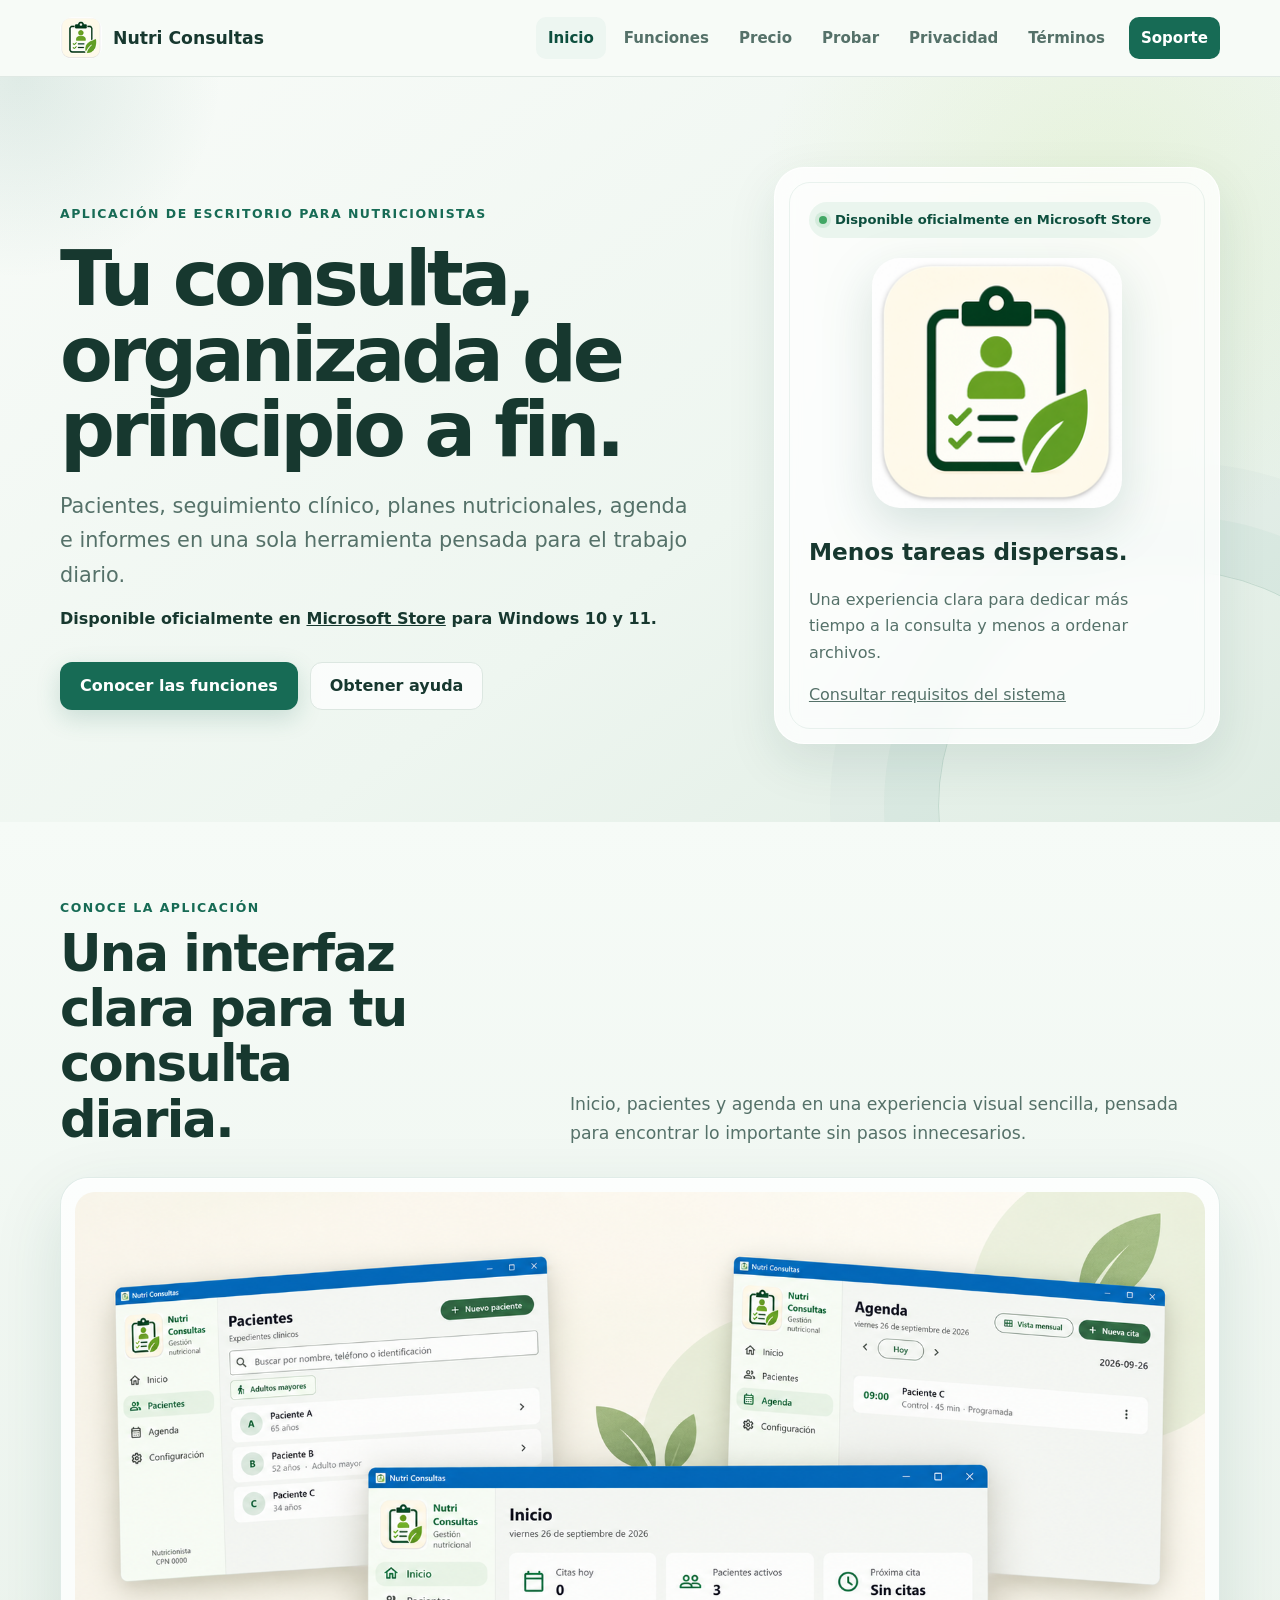
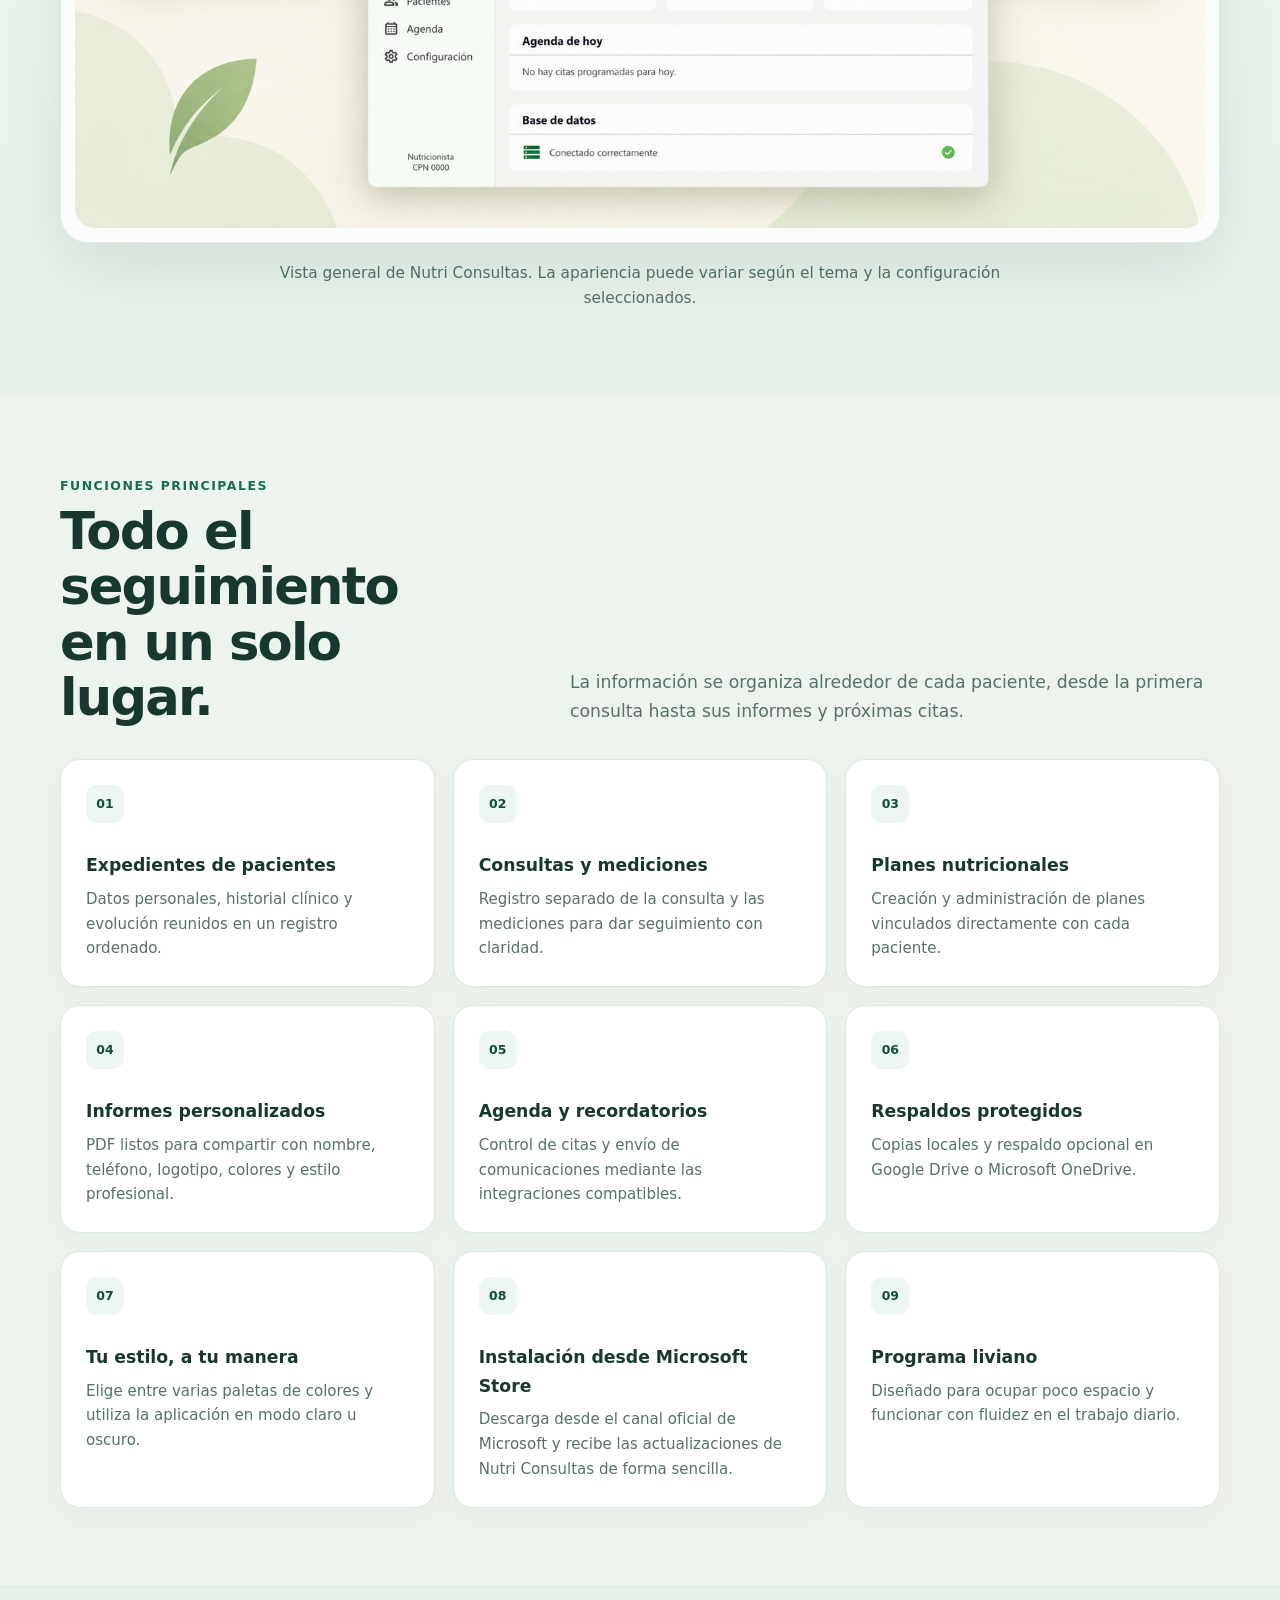
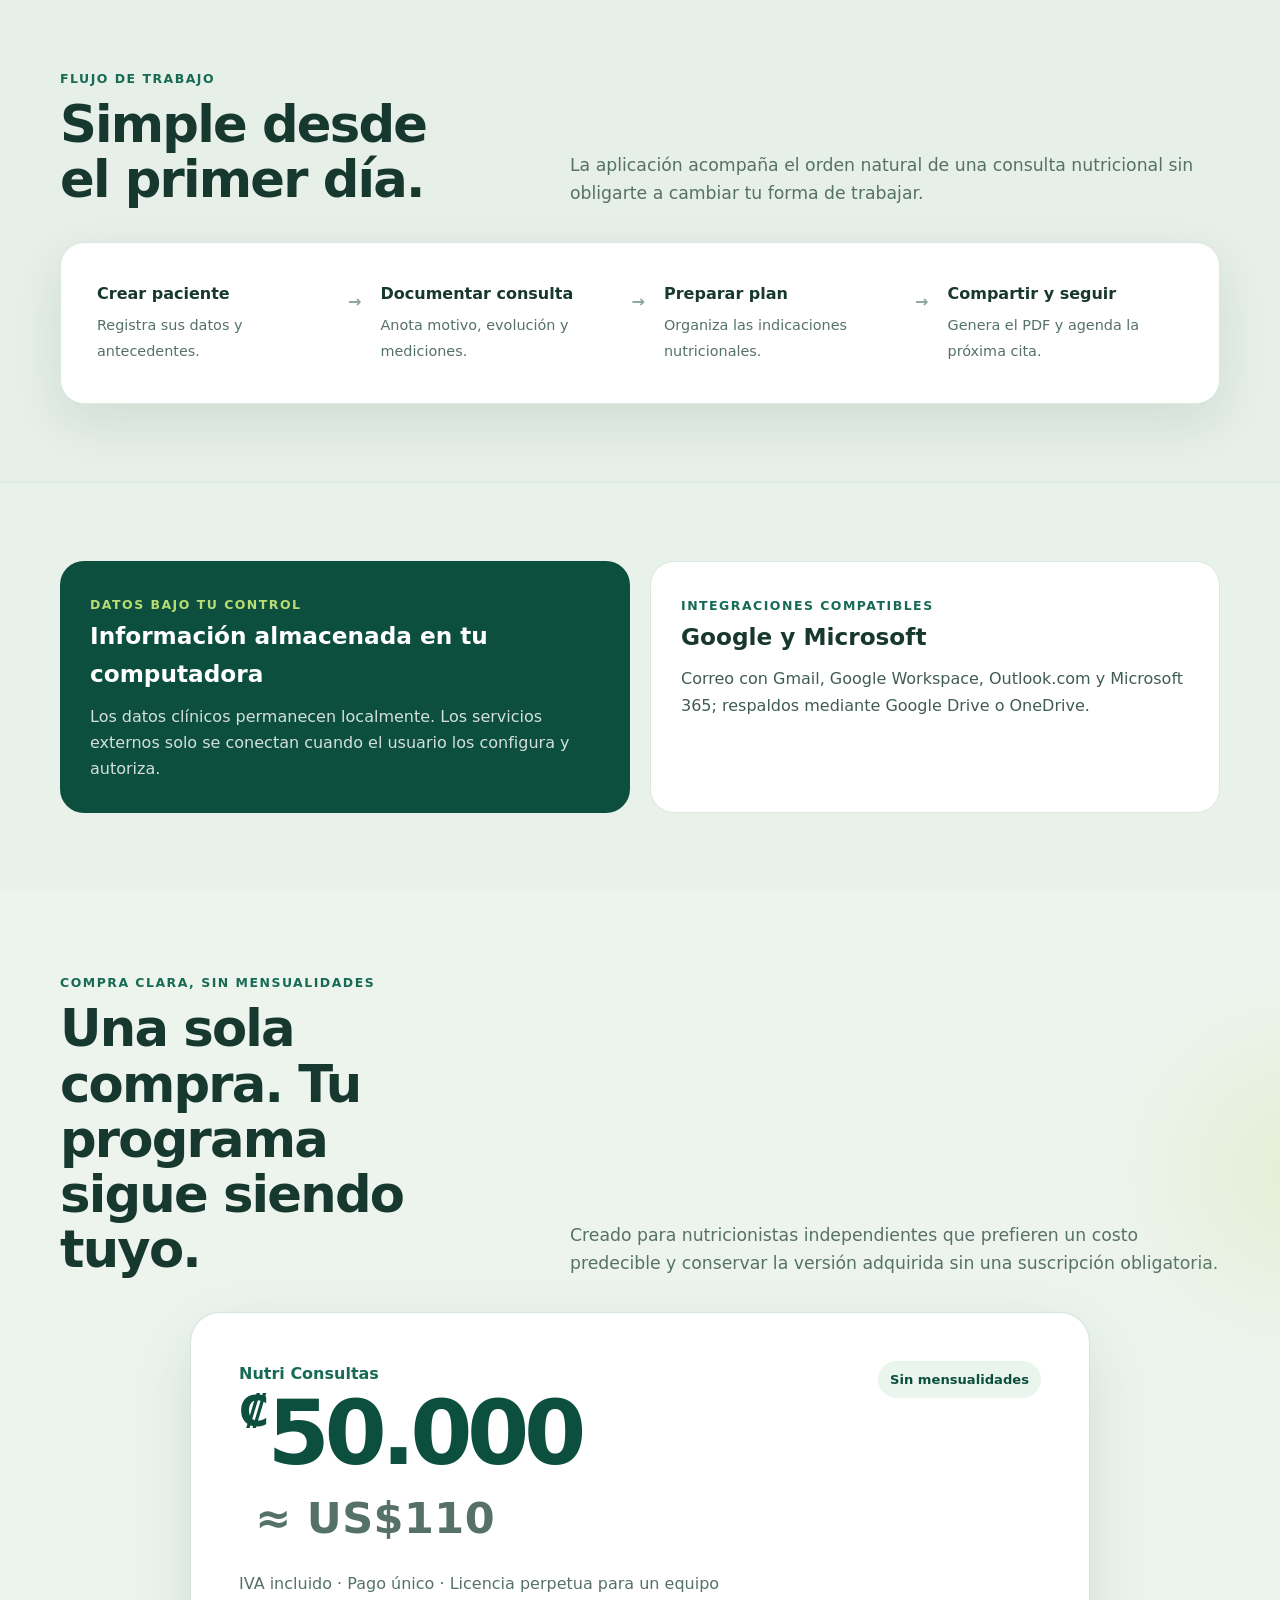
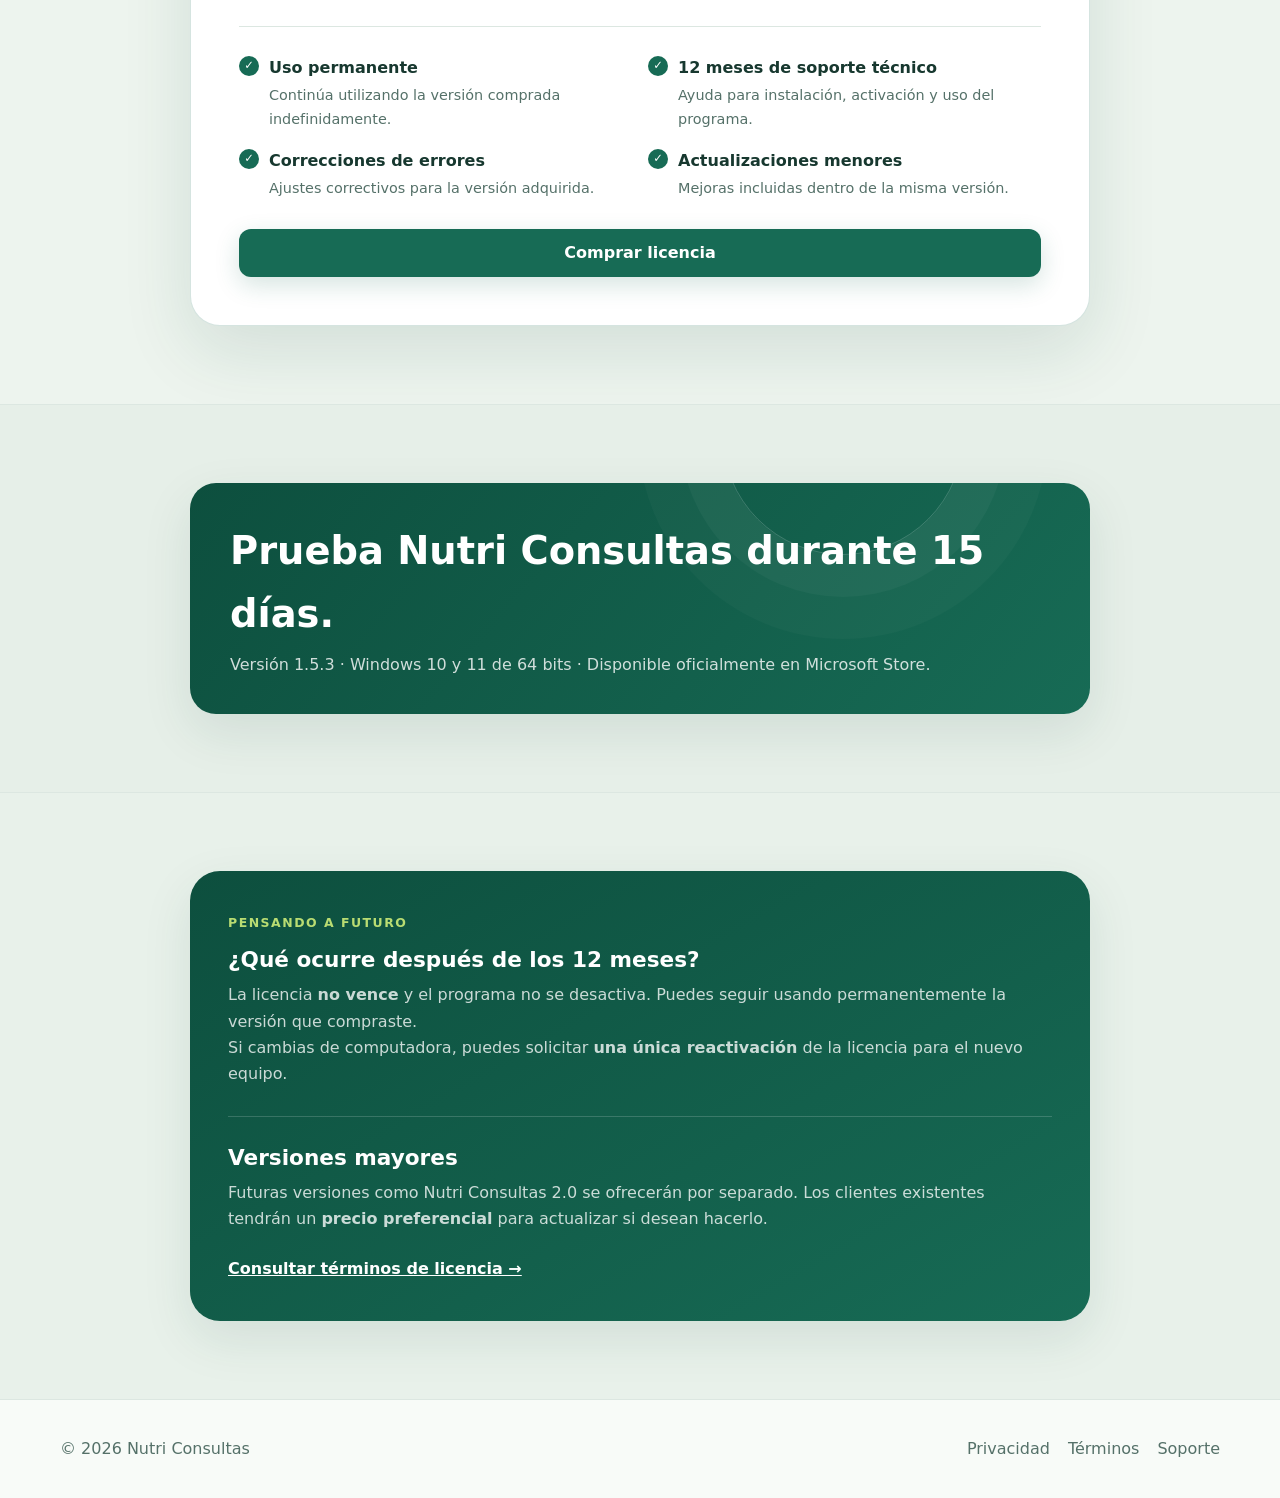
<file: index.html>
<!doctype html>
<html lang="es">
<head>
  <meta charset="utf-8">
  <meta name="viewport" content="width=device-width, initial-scale=1">
  <meta name="description" content="Nutri Consultas: aplicación de escritorio para organizar pacientes, consultas, mediciones, planes, agenda, informes y respaldos.">
  <title>Nutri Consultas — Gestión clínica clara y segura</title>
  <link rel="icon" href="assets/nutri_consultas.ico">
  <link rel="stylesheet" href="assets/styles.css">
  <style>
    body { background: #e8f1ea; }
    .site-header { background: rgba(248,251,248,.94); }
    .site-header.is-scrolled { background: rgba(248,251,248,.97); }
    .hero {
      background:
        radial-gradient(circle at 86% 18%, rgba(185,220,114,.18), transparent 27%),
        linear-gradient(145deg, #f8fbf8 0%, #eef6f0 58%, #dfece3 100%);
    }
    .interface-showcase { padding: 72px 0 82px; background: linear-gradient(180deg, #f6fbf7 0%, #e8f1ea 100%); }
    #funciones { background: #edf4ee; }
    .section-tinted { background: #e6efe8; }
    .pricing-section { background: #edf4ee; }
    .site-footer { background: #f8fbf8; }
    .interface-showcase .section-heading { margin-bottom: 30px; }
    .interface-frame { position: relative; margin: 0 auto; padding: clamp(8px, 1.1vw, 14px); border: 1px solid rgba(23,107,85,.12); border-radius: 28px; background: rgba(255,255,255,.78); box-shadow: 0 24px 70px rgba(18,70,55,.12); overflow: hidden; }
    .interface-frame::before { content: ""; position: absolute; inset: 0; pointer-events: none; border-radius: inherit; box-shadow: inset 0 1px 0 rgba(255,255,255,.8); }
    .interface-frame img { display: block; width: 100%; height: auto; border-radius: 20px; object-fit: contain; }
    .interface-carousel { display:grid; isolation:isolate; }
    .interface-carousel .interface-slide { grid-area:1/1; opacity:0; transition:opacity 950ms ease; }
    .interface-carousel .interface-slide.is-active { opacity:1; z-index:1; }
    @media(prefers-reduced-motion:reduce){ .interface-carousel .interface-slide { transition:none; } }
    .interface-note { margin: 18px auto 0; max-width: 820px; text-align: center; color: var(--ink-soft); font-size: .96rem; }
    .price-usd { display: inline-block; margin-left: 1rem; font-size: .25em; font-weight: 600; color: var(--ink-soft); white-space: nowrap; vertical-align: baseline; transform: translateY(.52em); letter-spacing: .01em; }
    .store-badge-wrap { display: flex; align-items: center; justify-content: center; flex: 0 0 auto; }
    .pricing-layout { grid-template-columns: minmax(0, 1fr); }
    .pricing-layout, .license-details-section .container, #prueba .container { max-width: 900px; margin-inline: auto; }
    ms-store-badge::part(img) { width: 210px; max-width: 100%; height: auto; }
    @media (max-width: 680px) {
      .interface-showcase { padding: 52px 0 58px; }
      .interface-showcase .section-heading { margin-bottom: 22px; }
      .interface-frame { padding: 6px; border-radius: 18px; box-shadow: 0 16px 42px rgba(18,70,55,.11); }
      .interface-frame img { border-radius: 13px; }
      .interface-note { margin-top: 14px; font-size: .9rem; }
    }
  </style>
</head>
<body>
  <header class="site-header">
    <div class="container nav">
      <a class="brand" href="index.html"><img src="assets/nutri_consultas_64x64.png" alt=""><span>Nutri Consultas</span></a>
      <nav class="nav-links" aria-label="Navegación principal">
        <a href="index.html" aria-current="page">Inicio</a><a href="#funciones">Funciones</a><a href="#precio">Precio</a><a href="#prueba">Probar</a><a href="privacidad.html">Privacidad</a><a href="terminos.html">Términos</a><a class="nav-cta" href="soporte.html">Soporte</a>
      </nav>
    </div>
  </header>

  <main>
    <section class="hero">
      <div class="container hero-grid">
        <div>
          <span class="eyebrow">Aplicación de escritorio para nutricionistas</span>
          <h1>Tu consulta, organizada de principio a fin.</h1>
          <p class="lead">Pacientes, seguimiento clínico, planes nutricionales, agenda e informes en una sola herramienta pensada para el trabajo diario.</p>
          <div class="actions"><a class="btn" href="#funciones">Conocer las funciones</a><a class="btn secondary" href="soporte.html">Obtener ayuda</a></div>
        </div>
        <aside class="product-card" aria-label="Información del producto">
          <span class="status">Disponible para Windows 10 y 11</span>
          <img src="assets/nutri_consultas_256x256.png" alt="Logo de Nutri Consultas">
          <h2>Menos tareas dispersas.</h2>
          <p class="muted">Una experiencia clara para dedicar más tiempo a la consulta y menos a ordenar archivos.</p>
          <p class="muted"><a href="soporte.html#requisitos">Consultar requisitos del sistema</a></p>
        </aside>
      </div>
    </section>

    <section class="interface-showcase" aria-labelledby="interfaz-title">
      <div class="container">
        <div class="section-heading">
          <div><span class="eyebrow">Conoce la aplicación</span><h2 id="interfaz-title">Una interfaz clara para tu consulta diaria.</h2></div>
          <p>Inicio, pacientes y agenda en una experiencia visual sencilla, pensada para encontrar lo importante sin pasos innecesarios.</p>
        </div>
        <figure class="interface-frame interface-carousel" aria-label="Vistas de Nutri Consultas en modo claro y oscuro">
          <img class="interface-slide is-active" src="assets/interfaz.png?v=1" loading="eager" decoding="async" alt="Montaje de Nutri Consultas en modo claro">
          <img class="interface-slide interface-slide-dark" src="assets/interfaz_oscura.webp" loading="lazy" decoding="async" alt="Montaje real de configuración, agenda y expediente en modo oscuro">
        </figure>
        <p class="interface-note">Vista general de Nutri Consultas. La apariencia puede variar según el tema y la configuración seleccionados.</p>
      </div>
    </section>

    <section class="section" id="funciones">
      <div class="container">
        <div class="section-heading"><div><span class="eyebrow">Funciones principales</span><h2>Todo el seguimiento en un solo lugar.</h2></div><p>La información se organiza alrededor de cada paciente, desde la primera consulta hasta sus informes y próximas citas.</p></div>
        <div class="feature-grid">
          <article class="feature"><span class="feature-number">01</span><h3>Expedientes de pacientes</h3><p>Datos personales, historial clínico y evolución reunidos en un registro ordenado.</p></article>
          <article class="feature"><span class="feature-number">02</span><h3>Consultas y mediciones</h3><p>Registro separado de la consulta y las mediciones para dar seguimiento con claridad.</p></article>
          <article class="feature"><span class="feature-number">03</span><h3>Planes nutricionales</h3><p>Creación y administración de planes vinculados directamente con cada paciente.</p></article>
          <article class="feature"><span class="feature-number">04</span><h3>Informes personalizados</h3><p>PDF listos para compartir con nombre, teléfono, logotipo, colores y estilo profesional.</p></article>
          <article class="feature"><span class="feature-number">05</span><h3>Agenda y recordatorios</h3><p>Control de citas y envío de comunicaciones mediante las integraciones compatibles.</p></article>
          <article class="feature"><span class="feature-number">06</span><h3>Respaldos protegidos</h3><p>Copias locales y respaldo opcional en Google Drive o Microsoft OneDrive.</p></article>
          <article class="feature"><span class="feature-number">07</span><h3>Tu estilo, a tu manera</h3><p>Elige entre varias paletas de colores y utiliza la aplicación en modo claro u oscuro.</p></article>
          <article class="feature"><span class="feature-number">08</span><h3>Instalación rápida</h3><p>Un proceso sencillo en Windows para comenzar a trabajar en pocos minutos.</p></article>
          <article class="feature"><span class="feature-number">09</span><h3>Programa liviano</h3><p>Diseñado para ocupar poco espacio y funcionar con fluidez en el trabajo diario.</p></article>
        </div>
      </div>
    </section>

    <section class="section section-tinted">
      <div class="container">
        <div class="section-heading"><div><span class="eyebrow">Flujo de trabajo</span><h2>Simple desde el primer día.</h2></div><p>La aplicación acompaña el orden natural de una consulta nutricional sin obligarte a cambiar tu forma de trabajar.</p></div>
        <div class="workflow"><div class="workflow-step"><strong>Crear paciente</strong><span>Registra sus datos y antecedentes.</span></div><div class="workflow-step"><strong>Documentar consulta</strong><span>Anota motivo, evolución y mediciones.</span></div><div class="workflow-step"><strong>Preparar plan</strong><span>Organiza las indicaciones nutricionales.</span></div><div class="workflow-step"><strong>Compartir y seguir</strong><span>Genera el PDF y agenda la próxima cita.</span></div></div>
      </div>
    </section>

    <section class="section">
      <div class="container trust-grid">
        <article class="trust-card primary"><span class="eyebrow" style="color:#b9dc72">Datos bajo tu control</span><h3>Información almacenada en tu computadora</h3><p>Los datos clínicos permanecen localmente. Los servicios externos solo se conectan cuando el usuario los configura y autoriza.</p></article>
        <article class="trust-card light"><span class="eyebrow">Integraciones compatibles</span><h3>Google y Microsoft</h3><p>Correo con Gmail, Google Workspace, Outlook.com y Microsoft 365; respaldos mediante Google Drive o OneDrive.</p></article>
      </div>
    </section>

    <section class="section pricing-section" id="precio">
      <div class="container">
        <div class="section-heading"><div><span class="eyebrow">Compra clara, sin mensualidades</span><h2>Una sola compra. Tu programa sigue siendo tuyo.</h2></div><p>Creado para nutricionistas independientes que prefieren un costo predecible y conservar la versión adquirida sin una suscripción obligatoria.</p></div>
        <div class="pricing-layout">
          <article class="price-card">
            <div class="price-top">
              <div><span class="price-label">Nutri Consultas</span><div class="price"><span>₡</span>50.000 <span class="price-usd">≈ US$110</span></div><p>IVA incluido · Pago único · Licencia perpetua para un equipo</p></div>
              <span class="price-badge">Sin mensualidades</span>
            </div>
            <ul class="included-list">
              <li><strong>Uso permanente</strong><span>Continúa utilizando la versión comprada indefinidamente.</span></li>
              <li><strong>12 meses de soporte técnico</strong><span>Ayuda para instalación, activación y uso del programa.</span></li>
              <li><strong>Correcciones de errores</strong><span>Ajustes correctivos para la versión adquirida.</span></li>
              <li><strong>Actualizaciones menores</strong><span>Mejoras incluidas dentro de la misma versión.</span></li>
            </ul>
            <a class="btn price-action" href="comprar.html">Comprar licencia</a>
          </article>
        </div>
      </div>
    </section>

    <section class="section section-tinted" id="prueba">
      <div class="container"><div class="cta-panel"><div><h2>Prueba Nutri Consultas durante 15 días.</h2><p>Versión 1.5.3 · Windows 10 y 11 de 64 bits · Disponible oficialmente en Microsoft Store.</p></div><div class="store-badge-wrap" style="position:relative"><ms-store-badge productid="9NNQN98VTQLT" productname="Nutri Consultas" window-mode="direct" theme="auto" aria-hidden="true"></ms-store-badge><a href="download.html" aria-label="Obtener Nutri Consultas en Microsoft Store" style="position:absolute;inset:0;z-index:2;border-radius:8px"></a></div></div></div>
    </section>

    <section class="section license-details-section" aria-label="Condiciones de licencia y futuras versiones">
      <div class="container">
          <aside class="version-card">
            <span class="eyebrow">Pensando a futuro</span>
            <h3>¿Qué ocurre después de los 12 meses?</h3>
            <p>La licencia <strong>no vence</strong> y el programa no se desactiva. Puedes seguir usando permanentemente la versión que compraste.</p><p>Si cambias de computadora, puedes solicitar <strong>una única reactivación</strong> de la licencia para el nuevo equipo.</p>
            <div class="version-divider"></div>
            <h3>Versiones mayores</h3>
            <p>Futuras versiones como Nutri Consultas 2.0 se ofrecerán por separado. Los clientes existentes tendrán un <strong>precio preferencial</strong> para actualizar si desean hacerlo.</p>
            <a href="terminos.html#actualizaciones">Consultar términos de licencia →</a>
          </aside>
      </div>
    </section>
  </main>

  <footer class="site-footer"><div class="container footer"><span>© 2026 Nutri Consultas</span><div class="footer-links"><a href="privacidad.html">Privacidad</a><a href="terminos.html">Términos</a><a href="soporte.html">Soporte</a></div></div></footer>
<script type="module" src="https://get.microsoft.com/badge/ms-store-badge.bundled.js"></script>
<script>
(() => {
  const frame = document.querySelector('.interface-carousel');
  if (!frame || window.matchMedia('(prefers-reduced-motion: reduce)').matches) return;
  const slides = [...frame.querySelectorAll('.interface-slide')];
  const darkSlide = slides[1];
  if (!darkSlide) return;
  let timer;
  let active = 0;
  const start = () => {
    if (timer || !darkSlide.naturalWidth) return;
    timer = window.setInterval(() => {
      slides[active].classList.remove('is-active');
      active = (active + 1) % slides.length;
      slides[active].classList.add('is-active');
    }, 5000);
  };
  darkSlide.addEventListener('load', start, { once:true });
  if (darkSlide.complete && darkSlide.naturalWidth) start();
  document.addEventListener('visibilitychange', () => {
    if (document.hidden) { window.clearInterval(timer); timer = null; }
    else start();
  });
})();
</script>
<script src="assets/interactions.js" defer></script><!-- Cloudflare Web Analytics --><script type="module" src="https://static.cloudflareinsights.com/beacon.min.js" data-cf-beacon='{"token":"a96ef02358274ae38fc59fee1e3bb360"}'></script><!-- End Cloudflare Web Analytics -->
</body>
</html>
</file>
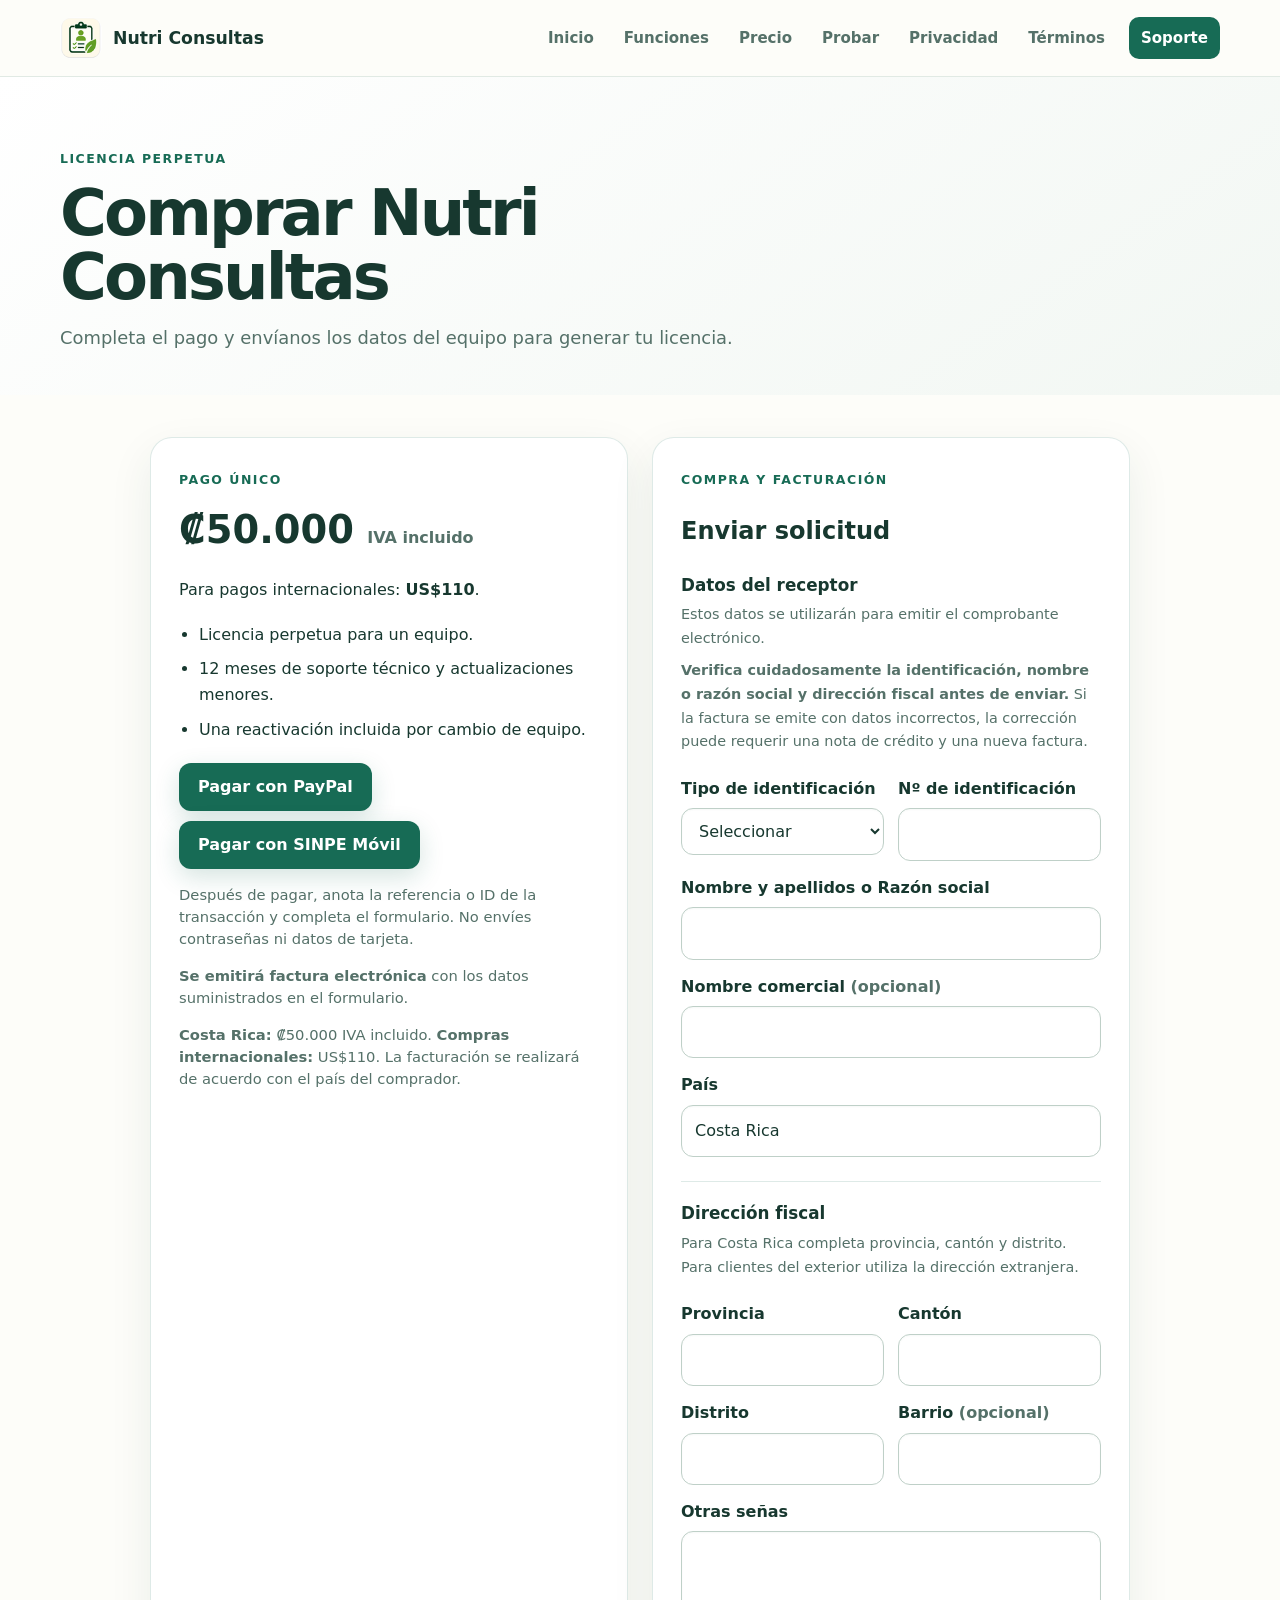
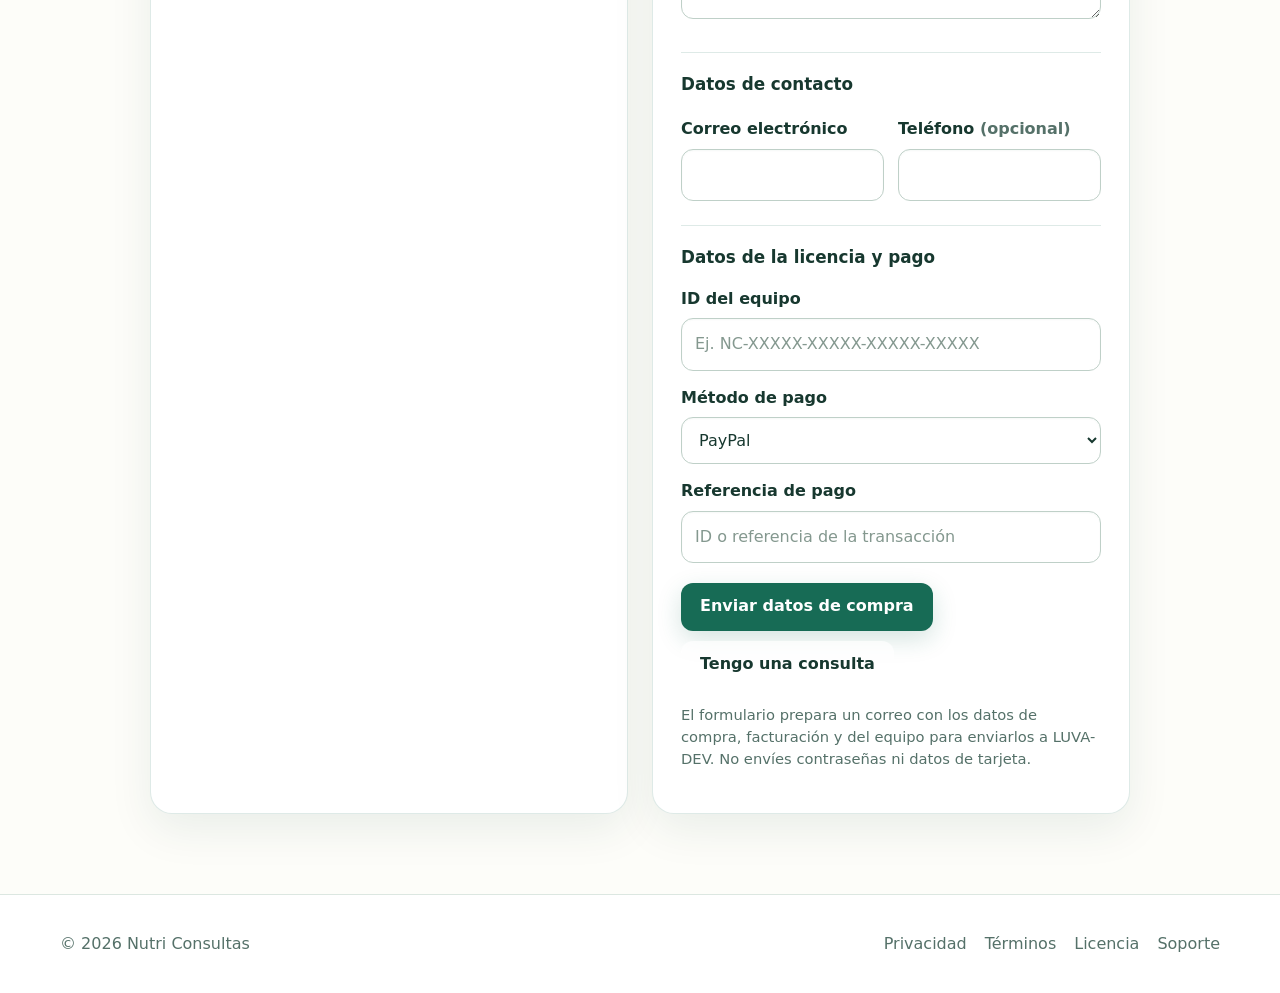
<file: comprar.html>
<!doctype html>
<html lang="es">
<head>
  <meta charset="utf-8">
  <meta name="viewport" content="width=device-width, initial-scale=1">
  <meta name="description" content="Compra una licencia perpetua de Nutri Consultas.">
  <title>Comprar licencia — Nutri Consultas</title>
  <link rel="icon" href="assets/nutri_consultas.ico">
  <link rel="stylesheet" href="assets/styles.css">
  <style>
    .purchase-wrap{max-width:980px;margin:0 auto;display:grid;grid-template-columns:1fr 1fr;gap:24px}
    .purchase-card{background:var(--surface,#fff);border:1px solid rgba(23,107,85,.14);border-radius:22px;padding:28px;box-shadow:0 16px 44px rgba(18,70,55,.08)}
    .purchase-price{font-size:2.4rem;font-weight:800;margin:.35rem 0}.purchase-price small{font-size:1rem;font-weight:600;color:var(--ink-soft)}
    .purchase-card label{display:block;font-weight:700;margin:14px 0 6px}
    .purchase-card input,.purchase-card select,.purchase-card textarea{width:100%;box-sizing:border-box;padding:12px 13px;border:1px solid #bfd0c8;border-radius:12px;background:#ffffff;color:var(--ink);font:inherit;outline:none;box-shadow:inset 0 1px 2px rgba(18,70,55,.04);transition:border-color .18s ease,background .18s ease,box-shadow .18s ease}
    .purchase-card input::placeholder,.purchase-card textarea::placeholder{color:#84988f}
    .purchase-card select{color-scheme:light;background-color:#fff}
    .purchase-card select option{background:#ffffff;color:#17382f}
    .purchase-card select option:checked{background:#dcefe7;color:#0d4f3e}
    .purchase-card input:hover,.purchase-card select:hover,.purchase-card textarea:hover{border-color:#8eb4a5;background:#fbfefd}
    .purchase-card input:focus,.purchase-card select:focus,.purchase-card textarea:focus{border-color:#39a77f;background:#fff;box-shadow:0 0 0 3px rgba(57,167,127,.14)}
    .purchase-card textarea{min-height:88px;resize:vertical}
    @media(prefers-color-scheme:dark){
      .purchase-card input,.purchase-card select,.purchase-card textarea{border-color:rgba(255,255,255,.22);background:rgba(255,255,255,.055);color:#f5f7f8;box-shadow:inset 0 1px 0 rgba(255,255,255,.025)}
      .purchase-card input::placeholder,.purchase-card textarea::placeholder{color:rgba(255,255,255,.44)}
      .purchase-card select{color-scheme:dark;background-color:rgba(255,255,255,.055)}
      .purchase-card select option{background:#172923;color:#f5f7f8}
      .purchase-card select option:checked{background:#245c4d;color:#fff}
      .purchase-card input:hover,.purchase-card select:hover,.purchase-card textarea:hover{border-color:rgba(255,255,255,.34);background:rgba(255,255,255,.07)}
      .purchase-card input:focus,.purchase-card select:focus,.purchase-card textarea:focus{border-color:rgba(117,214,181,.9);background:rgba(255,255,255,.085);box-shadow:0 0 0 3px rgba(117,214,181,.14)}
    }
    .form-grid{display:grid;grid-template-columns:1fr 1fr;gap:0 14px}
    .form-grid .full{grid-column:1/-1}
    .form-section{margin:24px 0 4px;padding-top:18px;border-top:1px solid rgba(23,107,85,.14)}
    .form-section h3{margin:0 0 4px;font-size:1.05rem}
    .form-section p{margin:0 0 8px;color:var(--ink-soft);font-size:.9rem}
    .foreign-fields[hidden],.cr-fields[hidden]{display:none}
    .purchase-actions{display:flex;gap:10px;flex-wrap:wrap;margin-top:20px}.purchase-actions .btn{border:0;cursor:pointer;font-family:inherit;font-size:1rem;font-weight:780;line-height:1.3;appearance:none;-webkit-appearance:none}
    .purchase-note{font-size:.92rem;color:var(--ink-soft);line-height:1.5}
    .sinpe-dialog{width:min(440px,calc(100vw - 32px));max-height:calc(100dvh - 32px);overflow:auto;box-sizing:border-box;padding:28px;border:1px solid rgba(23,107,85,.22);border-radius:22px;background:var(--surface,#fff);color:var(--ink);box-shadow:0 24px 90px rgba(0,0,0,.3)}
    .sinpe-dialog::backdrop{background:rgba(5,20,16,.72)}
    .sinpe-dialog h2{margin:0 0 12px}.sinpe-dialog .sinpe-number{font-size:2rem;font-weight:800;letter-spacing:.02em;margin:12px 0 4px}
    .sinpe-dialog .sinpe-holder{font-weight:650;margin-bottom:14px}
    .sinpe-dialog .purchase-actions{justify-content:flex-start}.sinpe-dialog button{cursor:pointer}
    .sinpe-copy-status{min-height:1.5em;font-size:.88rem;color:var(--ink-soft)}
    @media(prefers-color-scheme:dark){.sinpe-dialog{background:#1b2621;color:#f4f7f5}}
    .steps{margin:18px 0 0;padding-left:20px}.steps li{margin:8px 0}
    @media(max-width:780px){.purchase-wrap{grid-template-columns:1fr}.purchase-card{padding:22px}}
  </style>
</head>
<body>
<header class="site-header"><div class="container nav"><a class="brand" href="index.html"><img src="assets/nutri_consultas_64x64.png" alt=""><span>Nutri Consultas</span></a><nav class="nav-links" aria-label="Navegación principal"><a href="index.html">Inicio</a><a href="index.html#funciones">Funciones</a><a href="index.html#precio">Precio</a><a href="index.html#prueba">Probar</a><a href="privacidad.html">Privacidad</a><a href="terminos.html">Términos</a><a class="nav-cta" href="soporte.html">Soporte</a></nav></div></header>
<main>
<section class="page-hero"><div class="container"><span class="eyebrow">Licencia perpetua</span><h1>Comprar Nutri Consultas</h1><p>Completa el pago y envíanos los datos del equipo para generar tu licencia.</p></div></section>
<section class="page-content"><div class="container purchase-wrap">
  <article class="purchase-card">
    <span class="eyebrow">Pago único</span>
    <div class="purchase-price">₡50.000 <small>IVA incluido</small></div>
    <p>Para pagos internacionales: <strong>US$110</strong>.</p>
    <ul class="steps">
      <li>Licencia perpetua para un equipo.</li>
      <li>12 meses de soporte técnico y actualizaciones menores.</li>
      <li>Una reactivación incluida por cambio de equipo.</li>
    </ul>
    <div class="purchase-actions">
      <a class="btn" href="https://paypal.me/luvadev" target="_blank" rel="noopener noreferrer">Pagar con PayPal</a>
      <button class="btn" type="button" id="openSinpe">Pagar con SINPE Móvil</button>
    </div>
    <p class="purchase-note">Después de pagar, anota la referencia o ID de la transacción y completa el formulario. No envíes contraseñas ni datos de tarjeta.</p>
    <p class="purchase-note"><strong>Se emitirá factura electrónica</strong> con los datos suministrados en el formulario.</p>
    <p class="purchase-note"><strong>Costa Rica:</strong> ₡50.000 IVA incluido. <strong>Compras internacionales:</strong> US$110. La facturación se realizará de acuerdo con el país del comprador.</p>
  </article>

  <article class="purchase-card">
    <span class="eyebrow">Compra y facturación</span>
    <h2>Enviar solicitud</h2>
    <form id="purchaseForm">
      <div class="form-section" style="margin-top:8px;padding-top:0;border-top:0">
        <h3>Datos del receptor</h3>
        <p>Estos datos se utilizarán para emitir el comprobante electrónico.</p>
        <p><strong>Verifica cuidadosamente la identificación, nombre o razón social y dirección fiscal antes de enviar.</strong> Si la factura se emite con datos incorrectos, la corrección puede requerir una nota de crédito y una nueva factura.</p>
      </div>

      <div class="form-grid">
        <div>
          <label for="idType">Tipo de identificación</label>
          <select id="idType" name="idType" required>
            <option value="">Seleccionar</option>
            <option>Cédula física</option>
            <option>Cédula jurídica</option>
            <option>DIMEX</option>
            <option>NITE</option>
            <option>Identificación extranjera</option>
          </select>
        </div>
        <div>
          <label for="identification">Nº de identificación</label>
          <input id="identification" name="identification" required autocomplete="off">
        </div>

        <div class="full">
          <label for="name">Nombre y apellidos o Razón social</label>
          <input id="name" name="name" required autocomplete="name">
        </div>

        <div class="full">
          <label for="commercialName">Nombre comercial <span class="muted">(opcional)</span></label>
          <input id="commercialName" name="commercialName">
        </div>

        <div class="full">
          <label for="country">País</label>
          <input id="country" name="country" required autocomplete="country-name" value="Costa Rica">
        </div>
      </div>

      <div class="form-section">
        <h3>Dirección fiscal</h3>
        <p>Para Costa Rica completa provincia, cantón y distrito. Para clientes del exterior utiliza la dirección extranjera.</p>
      </div>

      <div class="cr-fields" id="crFields">
        <div class="form-grid">
          <div>
            <label for="province">Provincia</label>
            <input id="province" name="province" autocomplete="address-level1">
          </div>
          <div>
            <label for="canton">Cantón</label>
            <input id="canton" name="canton" autocomplete="address-level2">
          </div>
          <div>
            <label for="district">Distrito</label>
            <input id="district" name="district" autocomplete="address-level3">
          </div>
          <div>
            <label for="neighborhood">Barrio <span class="muted">(opcional)</span></label>
            <input id="neighborhood" name="neighborhood">
          </div>
          <div class="full">
            <label for="address">Otras señas</label>
            <textarea id="address" name="address" autocomplete="street-address"></textarea>
          </div>
        </div>
      </div>

      <div class="foreign-fields" id="foreignFields" hidden>
        <label for="foreignAddress">Otras señas extranjeras</label>
        <textarea id="foreignAddress" name="foreignAddress" placeholder="Dirección completa en el país del comprador"></textarea>
      </div>

      <div class="form-section">
        <h3>Datos de contacto</h3>
      </div>

      <div class="form-grid">
        <div>
          <label for="email">Correo electrónico</label>
          <input id="email" name="email" type="email" required autocomplete="email">
        </div>
        <div>
          <label for="phone">Teléfono <span class="muted">(opcional)</span></label>
          <input id="phone" name="phone" type="tel" autocomplete="tel">
        </div>
      </div>

      <div class="form-section">
        <h3>Datos de la licencia y pago</h3>
      </div>

      <label for="machine">ID del equipo</label>
      <input id="machine" name="machine" required placeholder="Ej. NC-XXXXX-XXXXX-XXXXX-XXXXX">

      <label for="method">Método de pago</label>
      <select id="method" name="method">
        <option>PayPal</option>
        <option>SINPE Móvil</option>
        <option>Otro / coordinar pago</option>
      </select>

      <label for="transaction">Referencia de pago</label>
      <input id="transaction" name="transaction" placeholder="ID o referencia de la transacción">

      <div class="purchase-actions">
        <button class="btn" type="submit">Enviar datos de compra</button>
        <a class="btn secondary" href="mailto:luva104.dev@outlook.com?subject=Consulta%20sobre%20licencia%20Nutri%20Consultas">Tengo una consulta</a>
      </div>
    </form>
    <p class="purchase-note">El formulario prepara un correo con los datos de compra, facturación y del equipo para enviarlos a LUVA-DEV. No envíes contraseñas ni datos de tarjeta.</p>
  </article>
</div></section>
</main>
<dialog id="sinpeDialog" class="sinpe-dialog" aria-labelledby="sinpeTitle">
  <h2 id="sinpeTitle">Pagar con SINPE Móvil</h2>
  <p class="purchase-note">Realiza la transferencia desde la aplicación de tu banco con estos datos:</p>
  <div class="sinpe-number">8927-6956</div>
  <div class="sinpe-holder">Luis Guillermo Vargas Matarrita</div>
  <p><strong>Monto: ₡50.000</strong> (IVA incluido)</p>
  <div class="purchase-actions">
    <button class="btn" type="button" id="copySinpe">Copiar número</button>
    <button class="btn secondary" type="button" id="closeSinpe">Cerrar</button>
  </div>
  <div class="sinpe-copy-status" id="sinpeCopyStatus" role="status" aria-live="polite"></div>
  <p class="purchase-note">Después de pagar, completa el formulario de compra e indica la referencia de la transferencia. La licencia se emite una vez confirmado el pago.</p>
</dialog>
<footer class="site-footer"><div class="container footer"><span>© 2026 Nutri Consultas</span><div class="footer-links"><a href="privacidad.html">Privacidad</a><a href="terminos.html">Términos</a><a href="licencia.html">Licencia</a><a href="soporte.html">Soporte</a></div></div></footer>
<script>
const sinpeDialog = document.getElementById('sinpeDialog');
document.getElementById('openSinpe').addEventListener('click', () => {
  document.getElementById('method').value = 'SINPE Móvil';
  document.getElementById('sinpeCopyStatus').textContent = '';
  sinpeDialog.showModal();
});
document.getElementById('closeSinpe').addEventListener('click', () => sinpeDialog.close());
sinpeDialog.addEventListener('click', e => {
  if (e.target === sinpeDialog) sinpeDialog.close();
});
document.getElementById('copySinpe').addEventListener('click', async () => {
  const status = document.getElementById('sinpeCopyStatus');
  try {
    await navigator.clipboard.writeText('89276956');
    status.textContent = 'Número copiado.';
  } catch {
    status.textContent = 'No se pudo copiar automáticamente. Puedes seleccionar el número mostrado.';
  }
});
const countryInput = document.getElementById('country');
const crFields = document.getElementById('crFields');
const foreignFields = document.getElementById('foreignFields');

function updateAddressFields(){
  const country = countryInput.value.trim().toLowerCase();
  const isCR = country === 'costa rica' || country === 'cr';
  crFields.hidden = !isCR;
  foreignFields.hidden = isCR;

  ['province','canton','district','address'].forEach(id => {
    document.getElementById(id).required = isCR;
  });
  document.getElementById('foreignAddress').required = !isCR;
}
countryInput.addEventListener('input', updateAddressFields);
countryInput.addEventListener('change', updateAddressFields);
updateAddressFields();

document.getElementById('purchaseForm').addEventListener('submit', function(e){
  e.preventDefault();
  const v = id => document.getElementById(id).value.trim();
  const country = v('country');
  const isCR = country.toLowerCase() === 'costa rica' || country.toLowerCase() === 'cr';
  const subject = 'Compra de licencia - Nutri Consultas';
  const body = [
    'Solicitud de licencia Nutri Consultas',
    '',
    '--- DATOS DE FACTURACIÓN ---',
    'Tipo de identificación: ' + v('idType'),
    'Nº de identificación: ' + v('identification'),
    'Nombre / Razón social: ' + v('name'),
    'Nombre comercial: ' + (v('commercialName') || 'No indicado'),
    'País: ' + country,
    '',
    '--- DIRECCIÓN FISCAL ---',
    isCR ? 'Provincia: ' + v('province') : 'Dirección extranjera: ' + v('foreignAddress'),
    isCR ? 'Cantón: ' + v('canton') : '',
    isCR ? 'Distrito: ' + v('district') : '',
    isCR ? 'Barrio: ' + (v('neighborhood') || 'No indicado') : '',
    isCR ? 'Otras señas: ' + v('address') : '',
    '',
    '--- CONTACTO ---',
    'Correo: ' + v('email'),
    'Teléfono: ' + (v('phone') || 'No indicado'),
    '',
    '--- LICENCIA Y PAGO ---',
    'ID del equipo: ' + v('machine'),
    'Método de pago: ' + v('method'),
    'Referencia de pago: ' + (v('transaction') || 'No indicada'),
    '',
    'Precio: ₡50.000 IVA incluido / US$110 internacional'
  ].filter(Boolean).join('\n');
  window.location.href = 'mailto:luva104.dev@outlook.com?subject=' + encodeURIComponent(subject) + '&body=' + encodeURIComponent(body);
});
</script>
<script src="assets/interactions.js" defer></script>
<!-- Cloudflare Web Analytics --><script type="module" src="https://static.cloudflareinsights.com/beacon.min.js" data-cf-beacon='{"token":"a96ef02358274ae38fc59fee1e3bb360"}'></script><!-- End Cloudflare Web Analytics -->
</body></html>
</file>
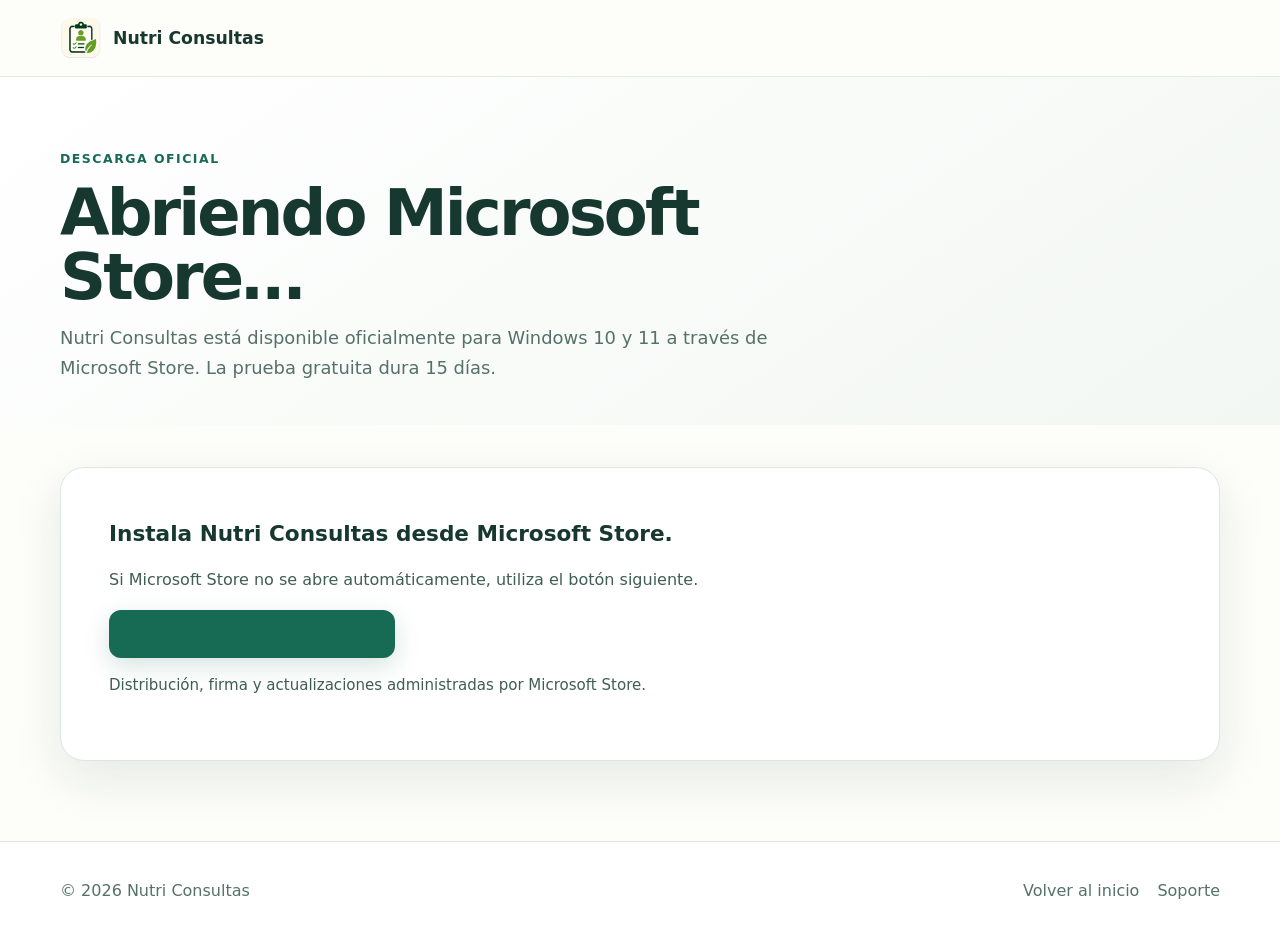
<file: download.html>
<!doctype html>
<html lang="es">
<head>
  <meta charset="utf-8">
  <meta name="viewport" content="width=device-width, initial-scale=1">
  <meta name="robots" content="noindex, nofollow">
  <meta name="description" content="Nutri Consultas para Windows, disponible oficialmente en Microsoft Store.">
  <title>Nutri Consultas — Microsoft Store</title>
  <link rel="icon" href="assets/nutri_consultas.ico">
  <link rel="stylesheet" href="assets/styles.css">
  <link rel="stylesheet" href="assets/dark-mode.css">
</head>
<body>
  <header class="site-header">
    <div class="container nav">
      <a class="brand" href="index.html"><img src="assets/nutri_consultas_64x64.png" alt=""><span>Nutri Consultas</span></a>
    </div>
  </header>
  <main>
    <section class="page-hero">
      <div class="container">
        <span class="eyebrow">Descarga oficial</span>
        <h1>Abriendo Microsoft Store…</h1>
        <p>Nutri Consultas está disponible oficialmente para Windows 10 y 11 a través de Microsoft Store. La prueba gratuita dura 15 días.</p>
      </div>
    </section>
    <section class="page-content">
      <div class="container">
        <article class="article">
          <h2>Instala Nutri Consultas desde Microsoft Store.</h2>
          <p>Si Microsoft Store no se abre automáticamente, utiliza el botón siguiente.</p>
          <a class="btn" href="https://apps.microsoft.com/detail/9NNQN98VTQLT?hl=neutral&gl=CR&ocid=pdpshare">Obtener en Microsoft Store</a>
          <p class="small">Distribución, firma y actualizaciones administradas por Microsoft Store.</p>
        </article>
      </div>
    </section>
  </main>
  <footer class="site-footer"><div class="container footer"><span>© 2026 Nutri Consultas</span><div class="footer-links"><a href="index.html">Volver al inicio</a><a href="soporte.html">Soporte</a></div></div></footer>
  <!-- Cloudflare Web Analytics --><script type="module" src="https://static.cloudflareinsights.com/beacon.min.js" data-cf-beacon='{"token":"a96ef02358274ae38fc59fee1e3bb360"}'></script><!-- End Cloudflare Web Analytics -->
  <script>
    window.setTimeout(() => {
      window.location.replace("https://apps.microsoft.com/detail/9NNQN98VTQLT?hl=neutral&gl=CR&ocid=pdpshare");
    }, 1600);
  </script>
</body>
</html>
</file>
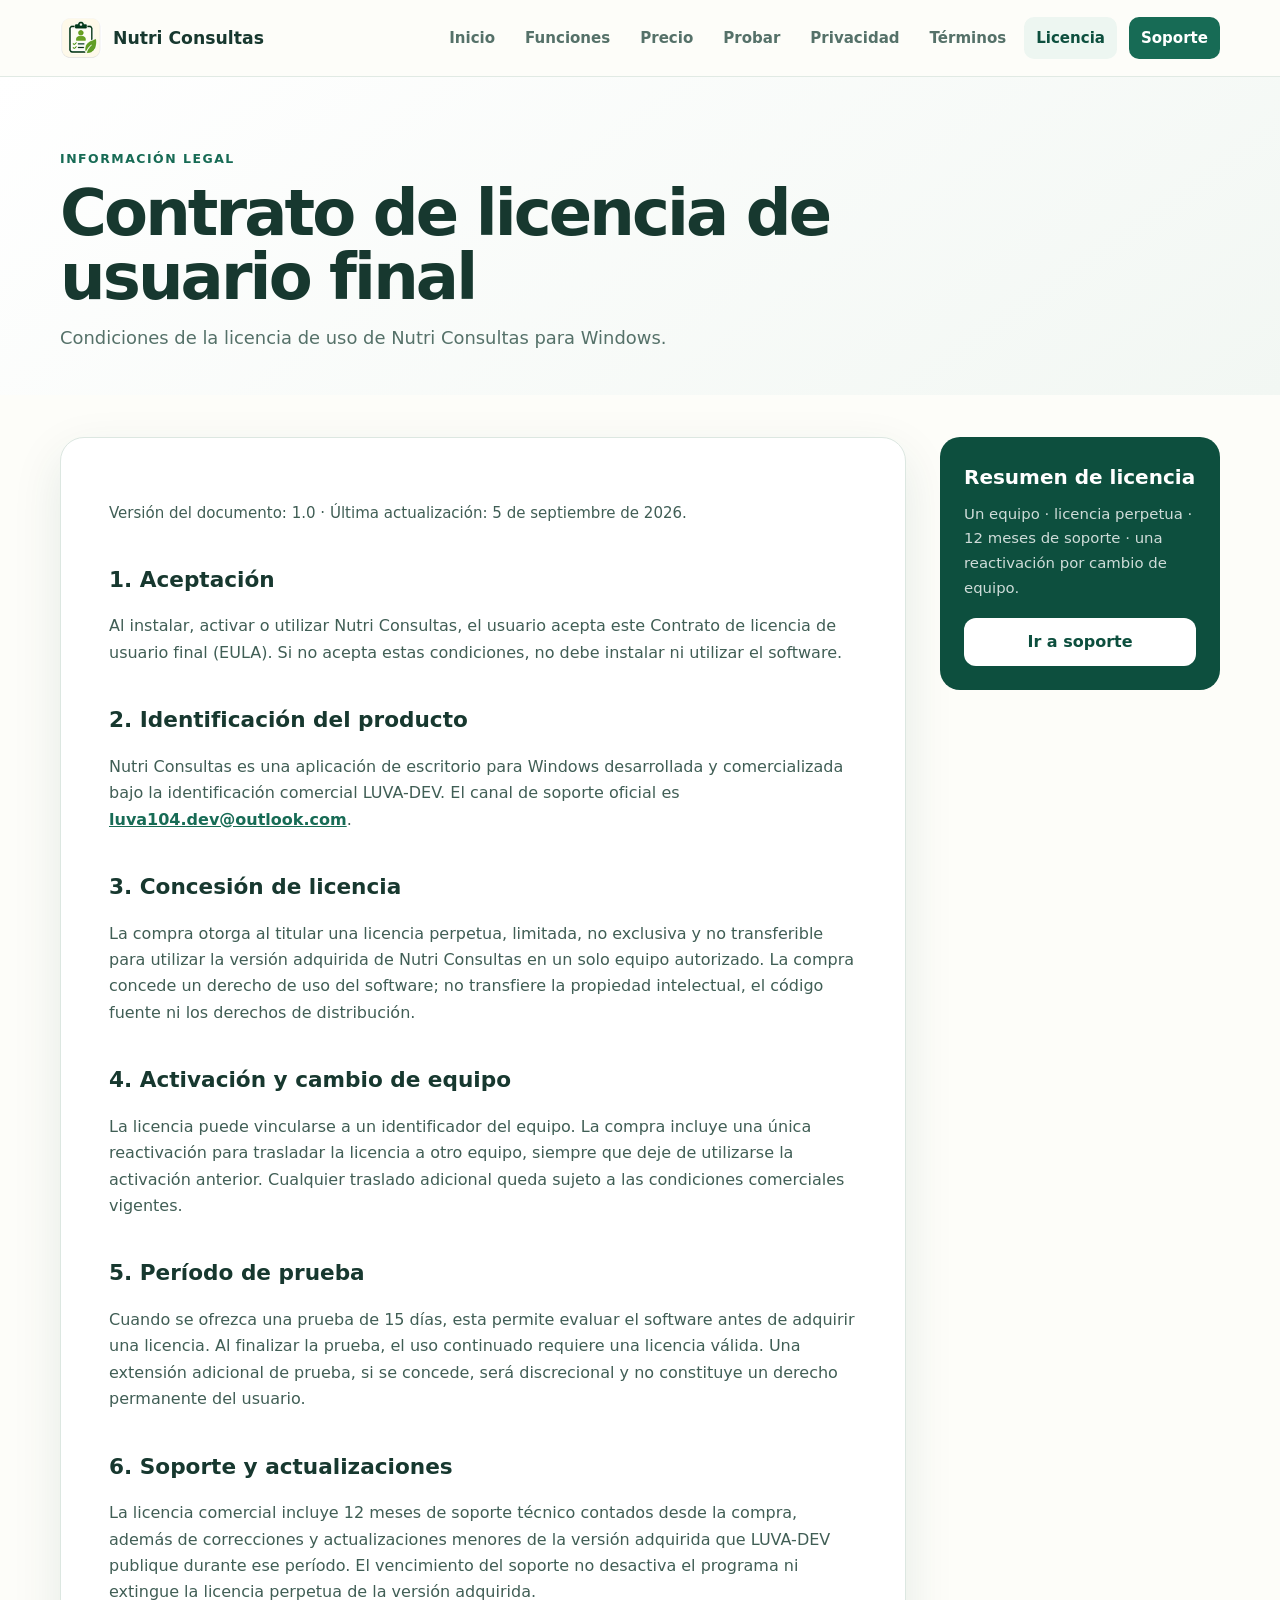
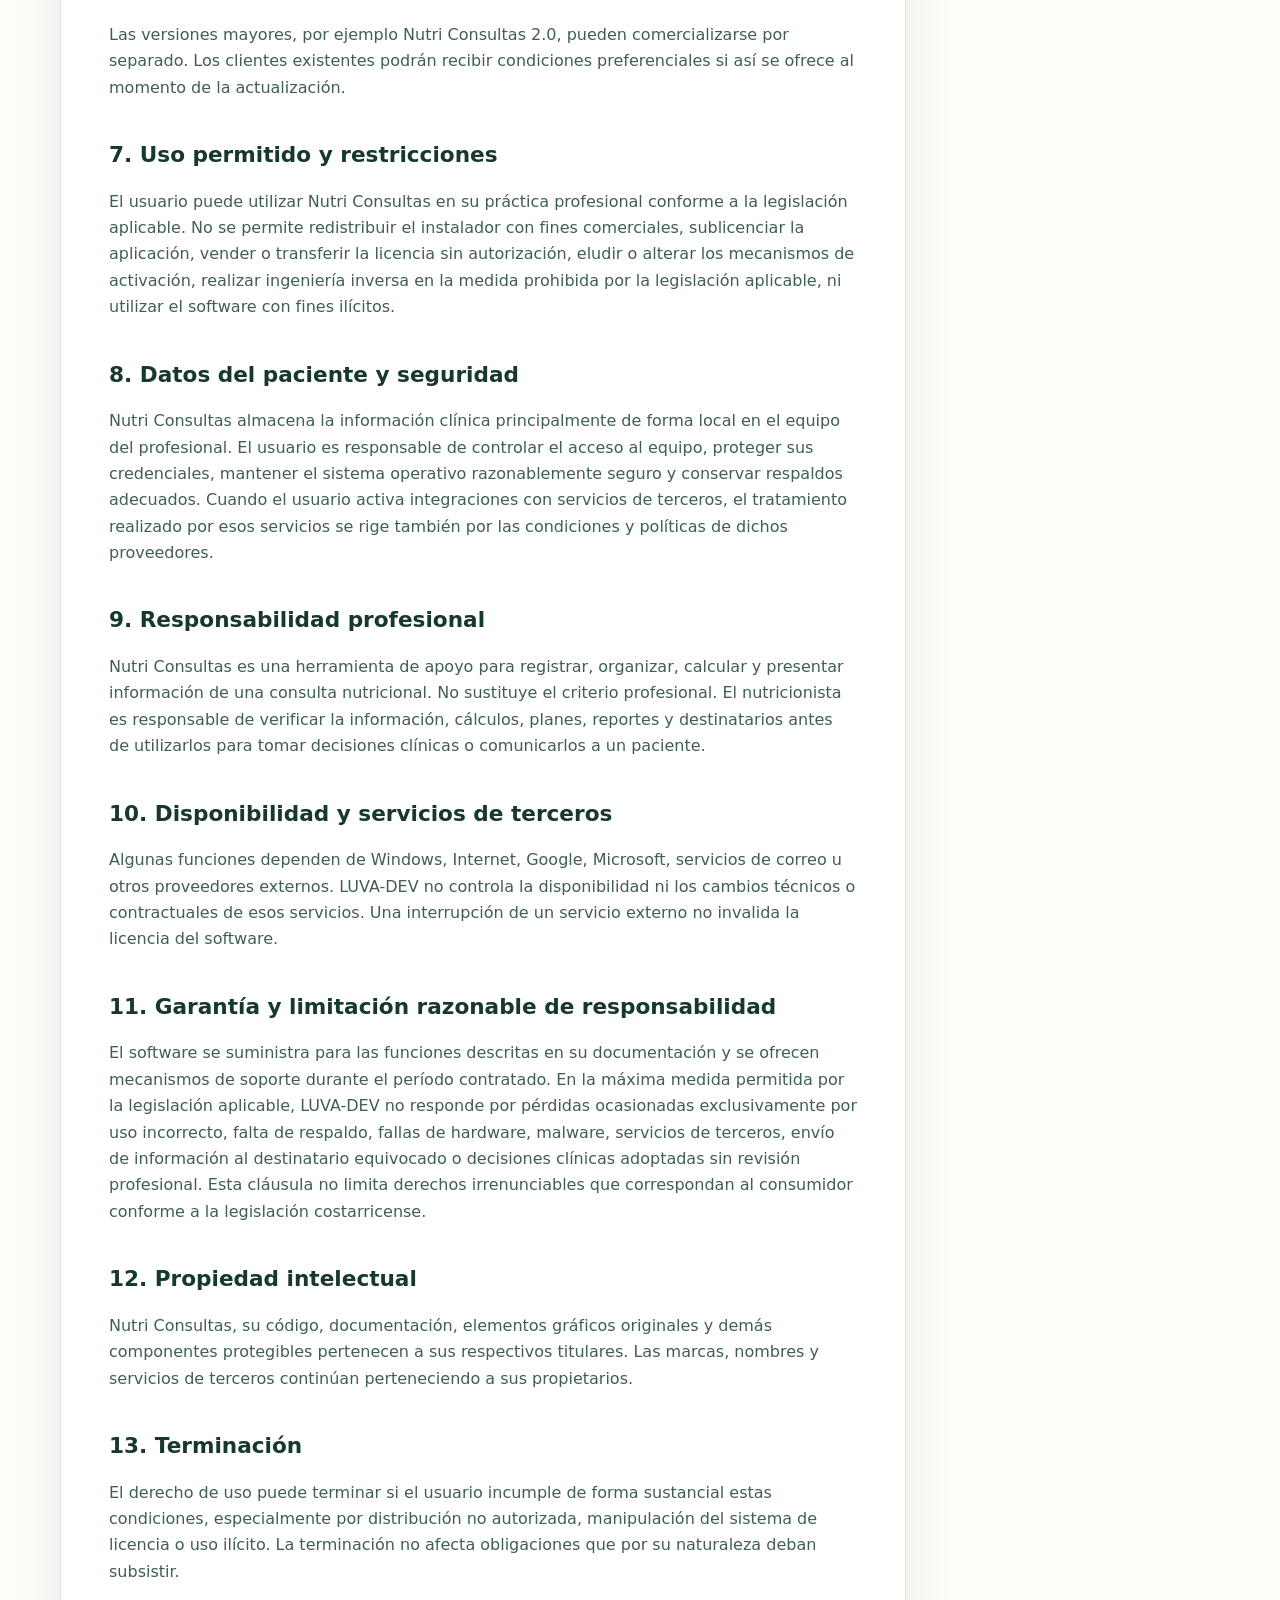
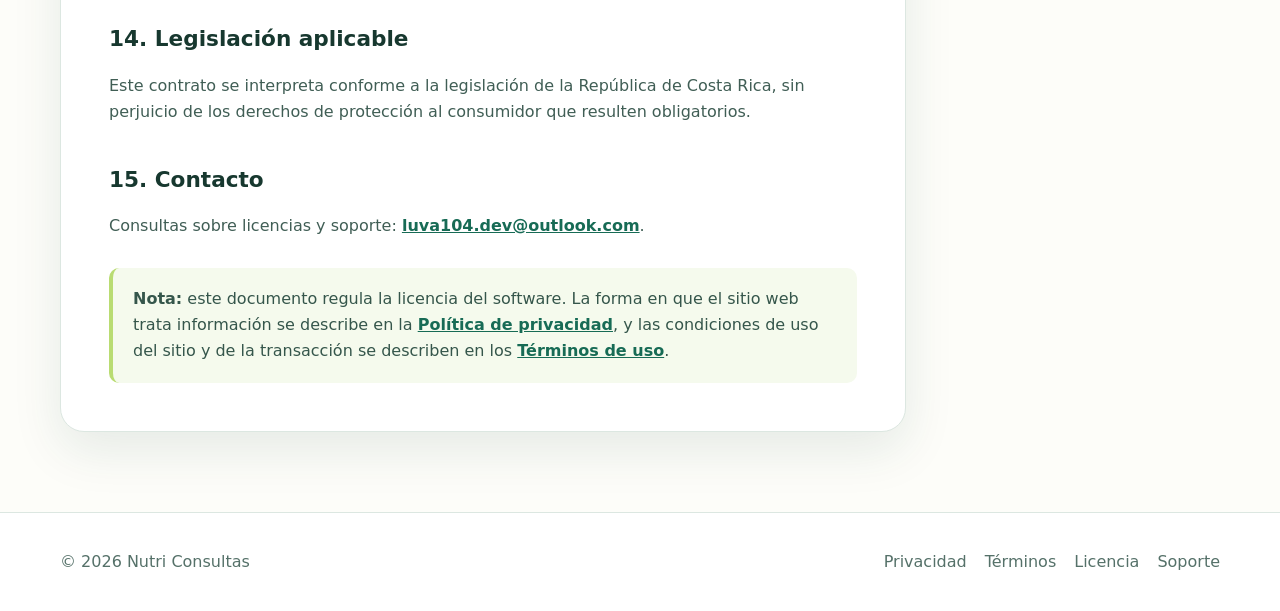
<file: licencia.html>
<!doctype html><html lang="es"><head><meta charset="utf-8"><meta name="viewport" content="width=device-width, initial-scale=1"><meta name="description" content="Contrato de licencia de usuario final de Nutri Consultas."><title>Licencia de uso — Nutri Consultas</title><link rel="icon" href="assets/nutri_consultas.ico"><link rel="stylesheet" href="assets/styles.css"></head><body>
<header class="site-header"><div class="container nav"><a class="brand" href="index.html"><img src="assets/nutri_consultas_64x64.png" alt=""><span>Nutri Consultas</span></a><nav class="nav-links" aria-label="Navegación principal"><a href="index.html">Inicio</a><a href="index.html#funciones">Funciones</a><a href="index.html#precio">Precio</a><a href="index.html#prueba">Probar</a><a href="privacidad.html">Privacidad</a><a href="terminos.html">Términos</a><a href="licencia.html" aria-current="page">Licencia</a><a class="nav-cta" href="soporte.html">Soporte</a></nav></div></header>
<main><section class="page-hero"><div class="container"><span class="eyebrow">Información legal</span><h1>Contrato de licencia de usuario final</h1><p>Condiciones de la licencia de uso de Nutri Consultas para Windows.</p></div></section><section class="page-content"><div class="container content-layout"><article class="article"><p class="small">Versión del documento: 1.0 · Última actualización: 5 de septiembre de 2026.</p>
<h2>1. Aceptación</h2><p>Al instalar, activar o utilizar Nutri Consultas, el usuario acepta este Contrato de licencia de usuario final (EULA). Si no acepta estas condiciones, no debe instalar ni utilizar el software.</p>
<h2>2. Identificación del producto</h2><p>Nutri Consultas es una aplicación de escritorio para Windows desarrollada y comercializada bajo la identificación comercial LUVA-DEV. El canal de soporte oficial es <a href="mailto:luva104.dev@outlook.com">luva104.dev@outlook.com</a>.</p>
<h2>3. Concesión de licencia</h2><p>La compra otorga al titular una licencia perpetua, limitada, no exclusiva y no transferible para utilizar la versión adquirida de Nutri Consultas en un solo equipo autorizado. La compra concede un derecho de uso del software; no transfiere la propiedad intelectual, el código fuente ni los derechos de distribución.</p>
<h2>4. Activación y cambio de equipo</h2><p>La licencia puede vincularse a un identificador del equipo. La compra incluye una única reactivación para trasladar la licencia a otro equipo, siempre que deje de utilizarse la activación anterior. Cualquier traslado adicional queda sujeto a las condiciones comerciales vigentes.</p>
<h2>5. Período de prueba</h2><p>Cuando se ofrezca una prueba de 15 días, esta permite evaluar el software antes de adquirir una licencia. Al finalizar la prueba, el uso continuado requiere una licencia válida. Una extensión adicional de prueba, si se concede, será discrecional y no constituye un derecho permanente del usuario.</p>
<h2>6. Soporte y actualizaciones</h2><p>La licencia comercial incluye 12 meses de soporte técnico contados desde la compra, además de correcciones y actualizaciones menores de la versión adquirida que LUVA-DEV publique durante ese período. El vencimiento del soporte no desactiva el programa ni extingue la licencia perpetua de la versión adquirida.</p><p>Las versiones mayores, por ejemplo Nutri Consultas 2.0, pueden comercializarse por separado. Los clientes existentes podrán recibir condiciones preferenciales si así se ofrece al momento de la actualización.</p>
<h2>7. Uso permitido y restricciones</h2><p>El usuario puede utilizar Nutri Consultas en su práctica profesional conforme a la legislación aplicable. No se permite redistribuir el instalador con fines comerciales, sublicenciar la aplicación, vender o transferir la licencia sin autorización, eludir o alterar los mecanismos de activación, realizar ingeniería inversa en la medida prohibida por la legislación aplicable, ni utilizar el software con fines ilícitos.</p>
<h2>8. Datos del paciente y seguridad</h2><p>Nutri Consultas almacena la información clínica principalmente de forma local en el equipo del profesional. El usuario es responsable de controlar el acceso al equipo, proteger sus credenciales, mantener el sistema operativo razonablemente seguro y conservar respaldos adecuados. Cuando el usuario activa integraciones con servicios de terceros, el tratamiento realizado por esos servicios se rige también por las condiciones y políticas de dichos proveedores.</p>
<h2>9. Responsabilidad profesional</h2><p>Nutri Consultas es una herramienta de apoyo para registrar, organizar, calcular y presentar información de una consulta nutricional. No sustituye el criterio profesional. El nutricionista es responsable de verificar la información, cálculos, planes, reportes y destinatarios antes de utilizarlos para tomar decisiones clínicas o comunicarlos a un paciente.</p>
<h2>10. Disponibilidad y servicios de terceros</h2><p>Algunas funciones dependen de Windows, Internet, Google, Microsoft, servicios de correo u otros proveedores externos. LUVA-DEV no controla la disponibilidad ni los cambios técnicos o contractuales de esos servicios. Una interrupción de un servicio externo no invalida la licencia del software.</p>
<h2>11. Garantía y limitación razonable de responsabilidad</h2><p>El software se suministra para las funciones descritas en su documentación y se ofrecen mecanismos de soporte durante el período contratado. En la máxima medida permitida por la legislación aplicable, LUVA-DEV no responde por pérdidas ocasionadas exclusivamente por uso incorrecto, falta de respaldo, fallas de hardware, malware, servicios de terceros, envío de información al destinatario equivocado o decisiones clínicas adoptadas sin revisión profesional. Esta cláusula no limita derechos irrenunciables que correspondan al consumidor conforme a la legislación costarricense.</p>
<h2>12. Propiedad intelectual</h2><p>Nutri Consultas, su código, documentación, elementos gráficos originales y demás componentes protegibles pertenecen a sus respectivos titulares. Las marcas, nombres y servicios de terceros continúan perteneciendo a sus propietarios.</p>
<h2>13. Terminación</h2><p>El derecho de uso puede terminar si el usuario incumple de forma sustancial estas condiciones, especialmente por distribución no autorizada, manipulación del sistema de licencia o uso ilícito. La terminación no afecta obligaciones que por su naturaleza deban subsistir.</p>
<h2>14. Legislación aplicable</h2><p>Este contrato se interpreta conforme a la legislación de la República de Costa Rica, sin perjuicio de los derechos de protección al consumidor que resulten obligatorios.</p>
<h2>15. Contacto</h2><p>Consultas sobre licencias y soporte: <a href="mailto:luva104.dev@outlook.com">luva104.dev@outlook.com</a>.</p>
<div class="notice"><strong>Nota:</strong> este documento regula la licencia del software. La forma en que el sitio web trata información se describe en la <a href="privacidad.html">Política de privacidad</a>, y las condiciones de uso del sitio y de la transacción se describen en los <a href="terminos.html">Términos de uso</a>.</div></article><aside class="side-card"><h2>Resumen de licencia</h2><p>Un equipo · licencia perpetua · 12 meses de soporte · una reactivación por cambio de equipo.</p><a class="btn" href="soporte.html">Ir a soporte</a></aside></div></section></main>
<footer class="site-footer"><div class="container footer"><span>© 2026 Nutri Consultas</span><div class="footer-links"><a href="privacidad.html">Privacidad</a><a href="terminos.html">Términos</a><a href="licencia.html">Licencia</a><a href="soporte.html">Soporte</a></div></div></footer><script src="assets/interactions.js" defer></script><!-- Cloudflare Web Analytics --><script type="module" src="https://static.cloudflareinsights.com/beacon.min.js" data-cf-beacon='{"token":"a96ef02358274ae38fc59fee1e3bb360"}'></script><!-- End Cloudflare Web Analytics -->
</body></html>
</file>
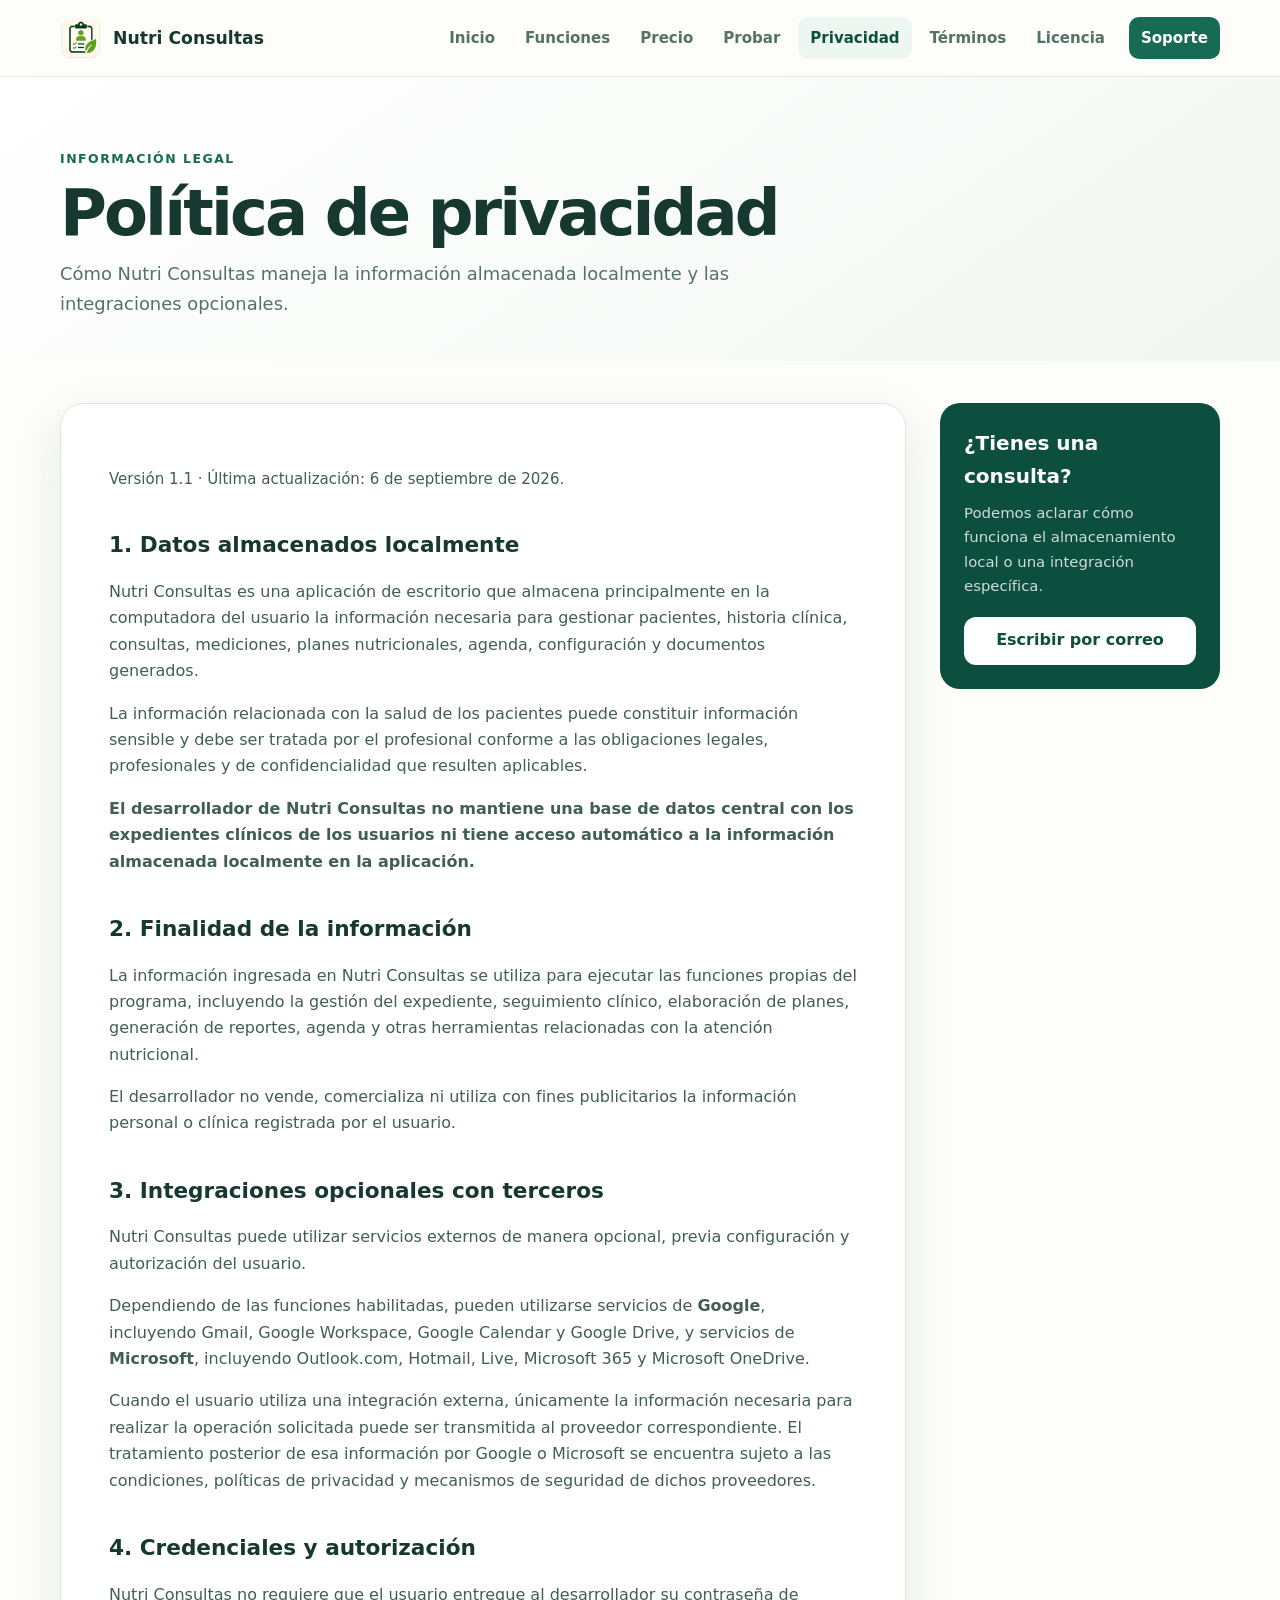
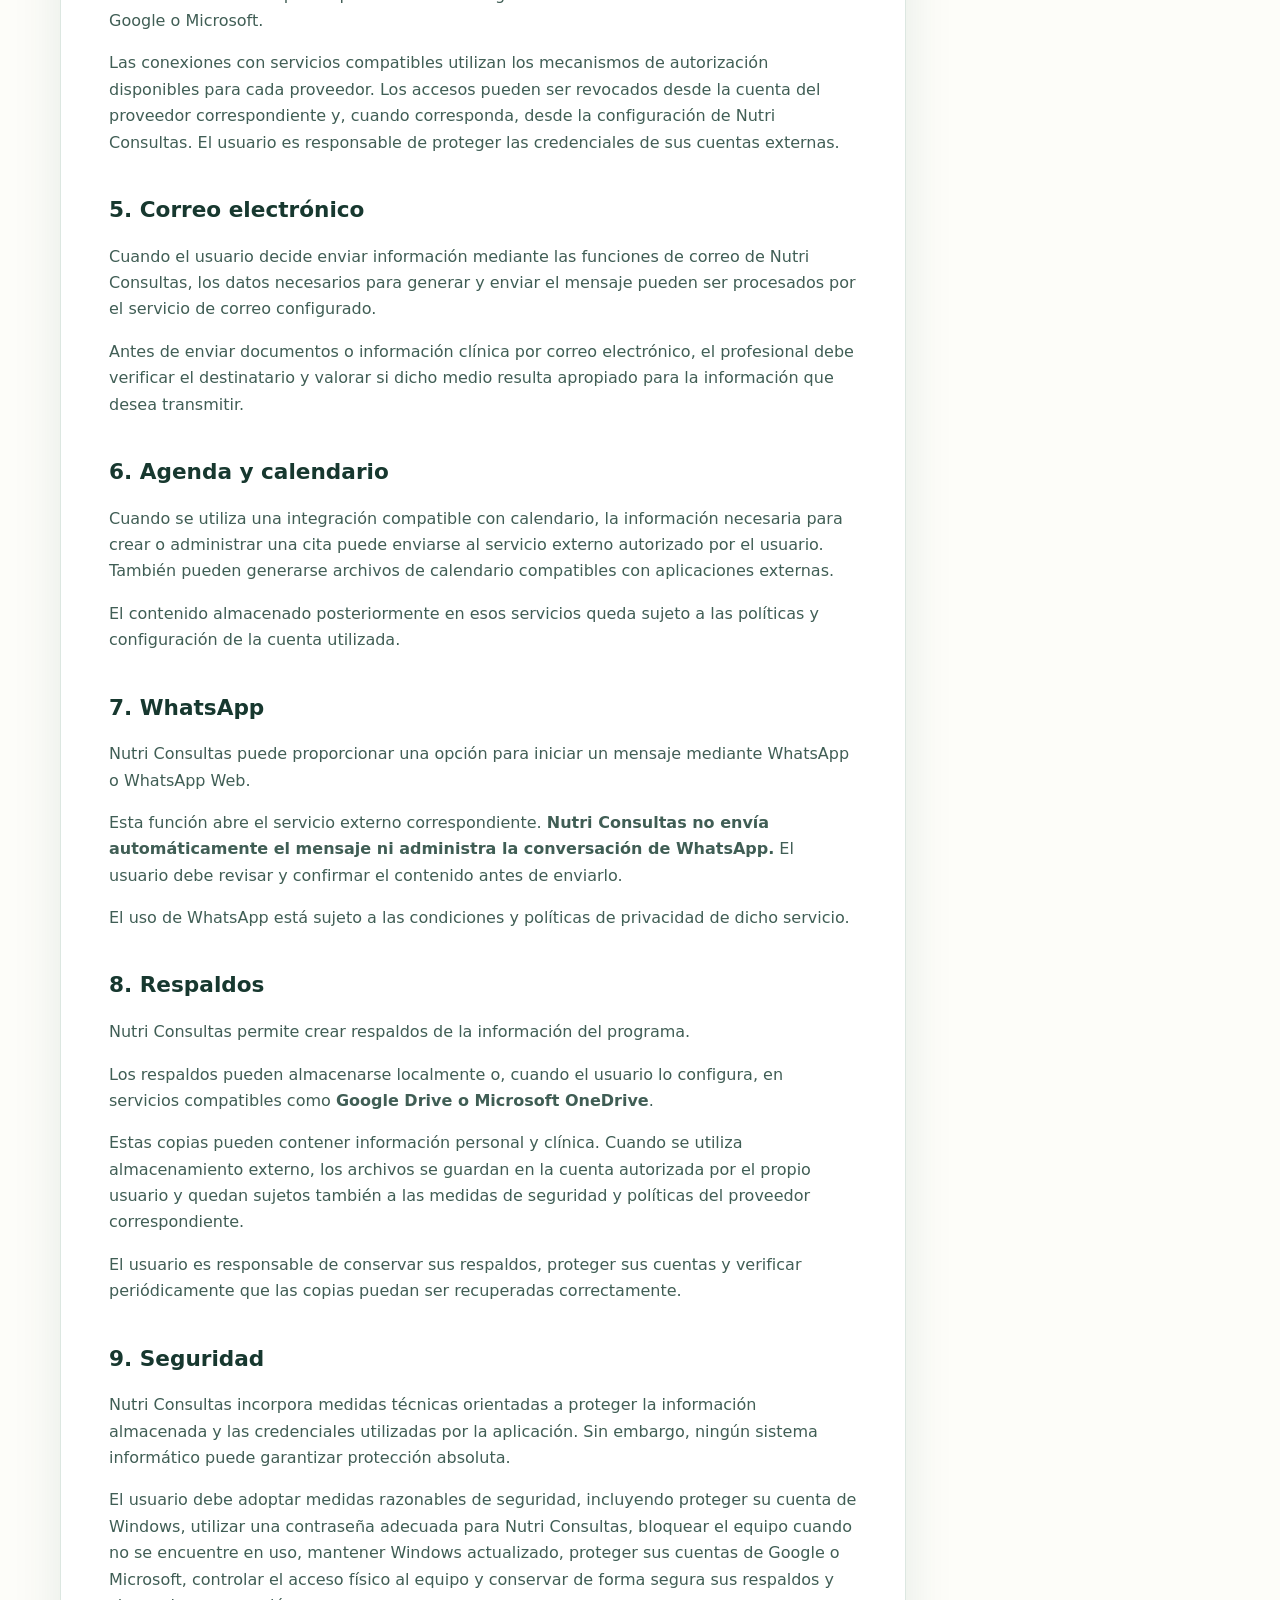
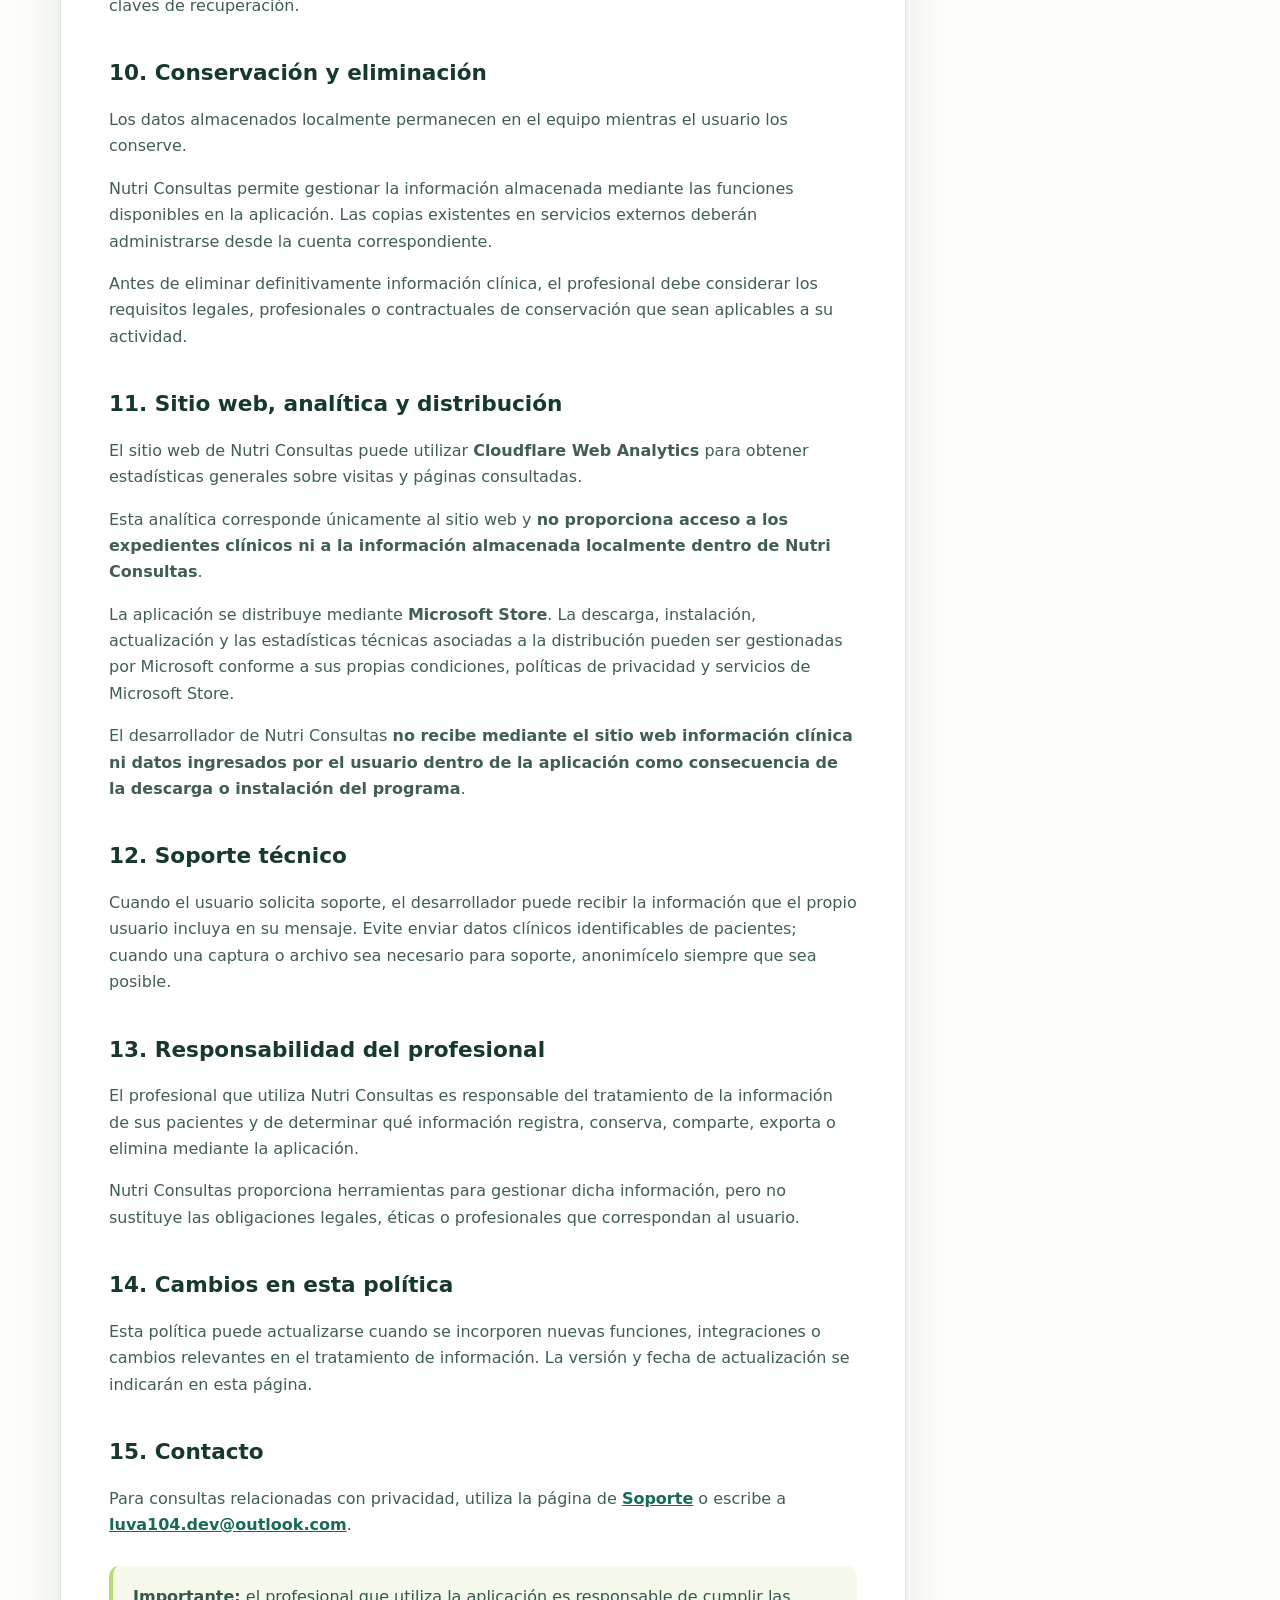
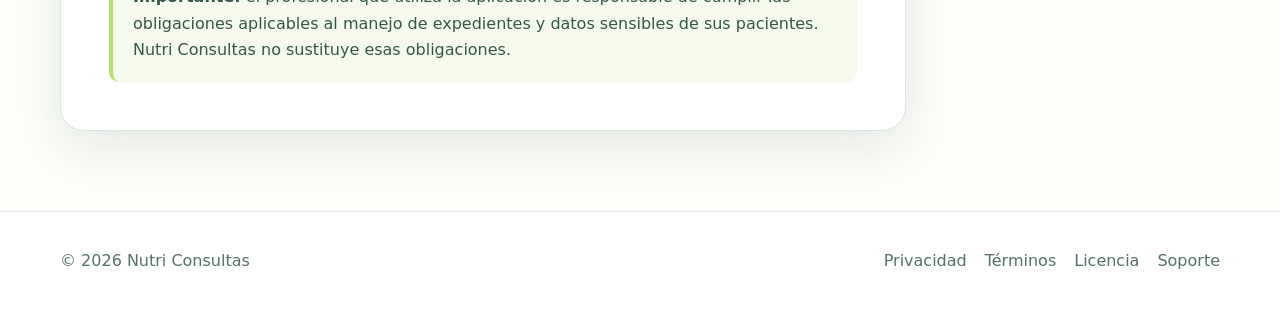
<file: privacidad.html>
<!doctype html><html lang="es"><head><meta charset="utf-8"><meta name="viewport" content="width=device-width, initial-scale=1"><meta name="description" content="Política de privacidad de Nutri Consultas."><title>Política de privacidad — Nutri Consultas</title><link rel="icon" href="assets/nutri_consultas.ico"><link rel="stylesheet" href="assets/styles.css"></head><body>
<header class="site-header"><div class="container nav"><a class="brand" href="index.html"><img src="assets/nutri_consultas_64x64.png" alt=""><span>Nutri Consultas</span></a><nav class="nav-links" aria-label="Navegación principal"><a href="index.html">Inicio</a><a href="index.html#funciones">Funciones</a><a href="index.html#precio">Precio</a><a href="index.html#prueba">Probar</a><a href="privacidad.html" aria-current="page">Privacidad</a><a href="terminos.html">Términos</a><a href="licencia.html">Licencia</a><a class="nav-cta" href="soporte.html">Soporte</a></nav></div></header>
<main><section class="page-hero"><div class="container"><span class="eyebrow">Información legal</span><h1>Política de privacidad</h1><p>Cómo Nutri Consultas maneja la información almacenada localmente y las integraciones opcionales.</p></div></section><section class="page-content"><div class="container content-layout"><article class="article"><p class="small">Versión 1.1 · Última actualización: 6 de septiembre de 2026.</p>
<h2>1. Datos almacenados localmente</h2><p>Nutri Consultas es una aplicación de escritorio que almacena principalmente en la computadora del usuario la información necesaria para gestionar pacientes, historia clínica, consultas, mediciones, planes nutricionales, agenda, configuración y documentos generados.</p><p>La información relacionada con la salud de los pacientes puede constituir información sensible y debe ser tratada por el profesional conforme a las obligaciones legales, profesionales y de confidencialidad que resulten aplicables.</p><p><strong>El desarrollador de Nutri Consultas no mantiene una base de datos central con los expedientes clínicos de los usuarios ni tiene acceso automático a la información almacenada localmente en la aplicación.</strong></p>
<h2>2. Finalidad de la información</h2><p>La información ingresada en Nutri Consultas se utiliza para ejecutar las funciones propias del programa, incluyendo la gestión del expediente, seguimiento clínico, elaboración de planes, generación de reportes, agenda y otras herramientas relacionadas con la atención nutricional.</p><p>El desarrollador no vende, comercializa ni utiliza con fines publicitarios la información personal o clínica registrada por el usuario.</p>
<h2>3. Integraciones opcionales con terceros</h2><p>Nutri Consultas puede utilizar servicios externos de manera opcional, previa configuración y autorización del usuario.</p><p>Dependiendo de las funciones habilitadas, pueden utilizarse servicios de <strong>Google</strong>, incluyendo Gmail, Google Workspace, Google Calendar y Google Drive, y servicios de <strong>Microsoft</strong>, incluyendo Outlook.com, Hotmail, Live, Microsoft 365 y Microsoft OneDrive.</p><p>Cuando el usuario utiliza una integración externa, únicamente la información necesaria para realizar la operación solicitada puede ser transmitida al proveedor correspondiente. El tratamiento posterior de esa información por Google o Microsoft se encuentra sujeto a las condiciones, políticas de privacidad y mecanismos de seguridad de dichos proveedores.</p>
<h2>4. Credenciales y autorización</h2><p>Nutri Consultas no requiere que el usuario entregue al desarrollador su contraseña de Google o Microsoft.</p><p>Las conexiones con servicios compatibles utilizan los mecanismos de autorización disponibles para cada proveedor. Los accesos pueden ser revocados desde la cuenta del proveedor correspondiente y, cuando corresponda, desde la configuración de Nutri Consultas. El usuario es responsable de proteger las credenciales de sus cuentas externas.</p>
<h2>5. Correo electrónico</h2><p>Cuando el usuario decide enviar información mediante las funciones de correo de Nutri Consultas, los datos necesarios para generar y enviar el mensaje pueden ser procesados por el servicio de correo configurado.</p><p>Antes de enviar documentos o información clínica por correo electrónico, el profesional debe verificar el destinatario y valorar si dicho medio resulta apropiado para la información que desea transmitir.</p>
<h2>6. Agenda y calendario</h2><p>Cuando se utiliza una integración compatible con calendario, la información necesaria para crear o administrar una cita puede enviarse al servicio externo autorizado por el usuario. También pueden generarse archivos de calendario compatibles con aplicaciones externas.</p><p>El contenido almacenado posteriormente en esos servicios queda sujeto a las políticas y configuración de la cuenta utilizada.</p>
<h2>7. WhatsApp</h2><p>Nutri Consultas puede proporcionar una opción para iniciar un mensaje mediante WhatsApp o WhatsApp Web.</p><p>Esta función abre el servicio externo correspondiente. <strong>Nutri Consultas no envía automáticamente el mensaje ni administra la conversación de WhatsApp.</strong> El usuario debe revisar y confirmar el contenido antes de enviarlo.</p><p>El uso de WhatsApp está sujeto a las condiciones y políticas de privacidad de dicho servicio.</p>
<h2>8. Respaldos</h2><p>Nutri Consultas permite crear respaldos de la información del programa.</p><p>Los respaldos pueden almacenarse localmente o, cuando el usuario lo configura, en servicios compatibles como <strong>Google Drive o Microsoft OneDrive</strong>.</p><p>Estas copias pueden contener información personal y clínica. Cuando se utiliza almacenamiento externo, los archivos se guardan en la cuenta autorizada por el propio usuario y quedan sujetos también a las medidas de seguridad y políticas del proveedor correspondiente.</p><p>El usuario es responsable de conservar sus respaldos, proteger sus cuentas y verificar periódicamente que las copias puedan ser recuperadas correctamente.</p>
<h2>9. Seguridad</h2><p>Nutri Consultas incorpora medidas técnicas orientadas a proteger la información almacenada y las credenciales utilizadas por la aplicación. Sin embargo, ningún sistema informático puede garantizar protección absoluta.</p><p>El usuario debe adoptar medidas razonables de seguridad, incluyendo proteger su cuenta de Windows, utilizar una contraseña adecuada para Nutri Consultas, bloquear el equipo cuando no se encuentre en uso, mantener Windows actualizado, proteger sus cuentas de Google o Microsoft, controlar el acceso físico al equipo y conservar de forma segura sus respaldos y claves de recuperación.</p>
<h2>10. Conservación y eliminación</h2><p>Los datos almacenados localmente permanecen en el equipo mientras el usuario los conserve.</p><p>Nutri Consultas permite gestionar la información almacenada mediante las funciones disponibles en la aplicación. Las copias existentes en servicios externos deberán administrarse desde la cuenta correspondiente.</p><p>Antes de eliminar definitivamente información clínica, el profesional debe considerar los requisitos legales, profesionales o contractuales de conservación que sean aplicables a su actividad.</p>
<h2>11. Sitio web, analítica y distribución</h2><p>El sitio web de Nutri Consultas puede utilizar <strong>Cloudflare Web Analytics</strong> para obtener estadísticas generales sobre visitas y páginas consultadas.</p><p>Esta analítica corresponde únicamente al sitio web y <strong>no proporciona acceso a los expedientes clínicos ni a la información almacenada localmente dentro de Nutri Consultas</strong>.</p><p>La aplicación se distribuye mediante <strong>Microsoft Store</strong>. La descarga, instalación, actualización y las estadísticas técnicas asociadas a la distribución pueden ser gestionadas por Microsoft conforme a sus propias condiciones, políticas de privacidad y servicios de Microsoft Store.</p><p>El desarrollador de Nutri Consultas <strong>no recibe mediante el sitio web información clínica ni datos ingresados por el usuario dentro de la aplicación como consecuencia de la descarga o instalación del programa</strong>.</p>
<h2>12. Soporte técnico</h2><p>Cuando el usuario solicita soporte, el desarrollador puede recibir la información que el propio usuario incluya en su mensaje. Evite enviar datos clínicos identificables de pacientes; cuando una captura o archivo sea necesario para soporte, anonimícelo siempre que sea posible.</p>
<h2>13. Responsabilidad del profesional</h2><p>El profesional que utiliza Nutri Consultas es responsable del tratamiento de la información de sus pacientes y de determinar qué información registra, conserva, comparte, exporta o elimina mediante la aplicación.</p><p>Nutri Consultas proporciona herramientas para gestionar dicha información, pero no sustituye las obligaciones legales, éticas o profesionales que correspondan al usuario.</p>
<h2>14. Cambios en esta política</h2><p>Esta política puede actualizarse cuando se incorporen nuevas funciones, integraciones o cambios relevantes en el tratamiento de información. La versión y fecha de actualización se indicarán en esta página.</p>
<h2>15. Contacto</h2><p>Para consultas relacionadas con privacidad, utiliza la página de <a href="soporte.html">Soporte</a> o escribe a <a href="mailto:luva104.dev@outlook.com">luva104.dev@outlook.com</a>.</p><div class="notice"><strong>Importante:</strong> el profesional que utiliza la aplicación es responsable de cumplir las obligaciones aplicables al manejo de expedientes y datos sensibles de sus pacientes. Nutri Consultas no sustituye esas obligaciones.</div></article><aside class="side-card"><h2>¿Tienes una consulta?</h2><p>Podemos aclarar cómo funciona el almacenamiento local o una integración específica.</p><a class="btn" href="mailto:luva104.dev@outlook.com?subject=Privacidad%20Nutri%20Consultas">Escribir por correo</a></aside></div></section></main>
<footer class="site-footer"><div class="container footer"><span>© 2026 Nutri Consultas</span><div class="footer-links"><a href="privacidad.html">Privacidad</a><a href="terminos.html">Términos</a><a href="licencia.html">Licencia</a><a href="soporte.html">Soporte</a></div></div></footer><script src="assets/interactions.js" defer></script><!-- Cloudflare Web Analytics --><script type="module" src="https://static.cloudflareinsights.com/beacon.min.js" data-cf-beacon='{"token":"a96ef02358274ae38fc59fee1e3bb360"}'></script><!-- End Cloudflare Web Analytics -->
</body></html>
</file>
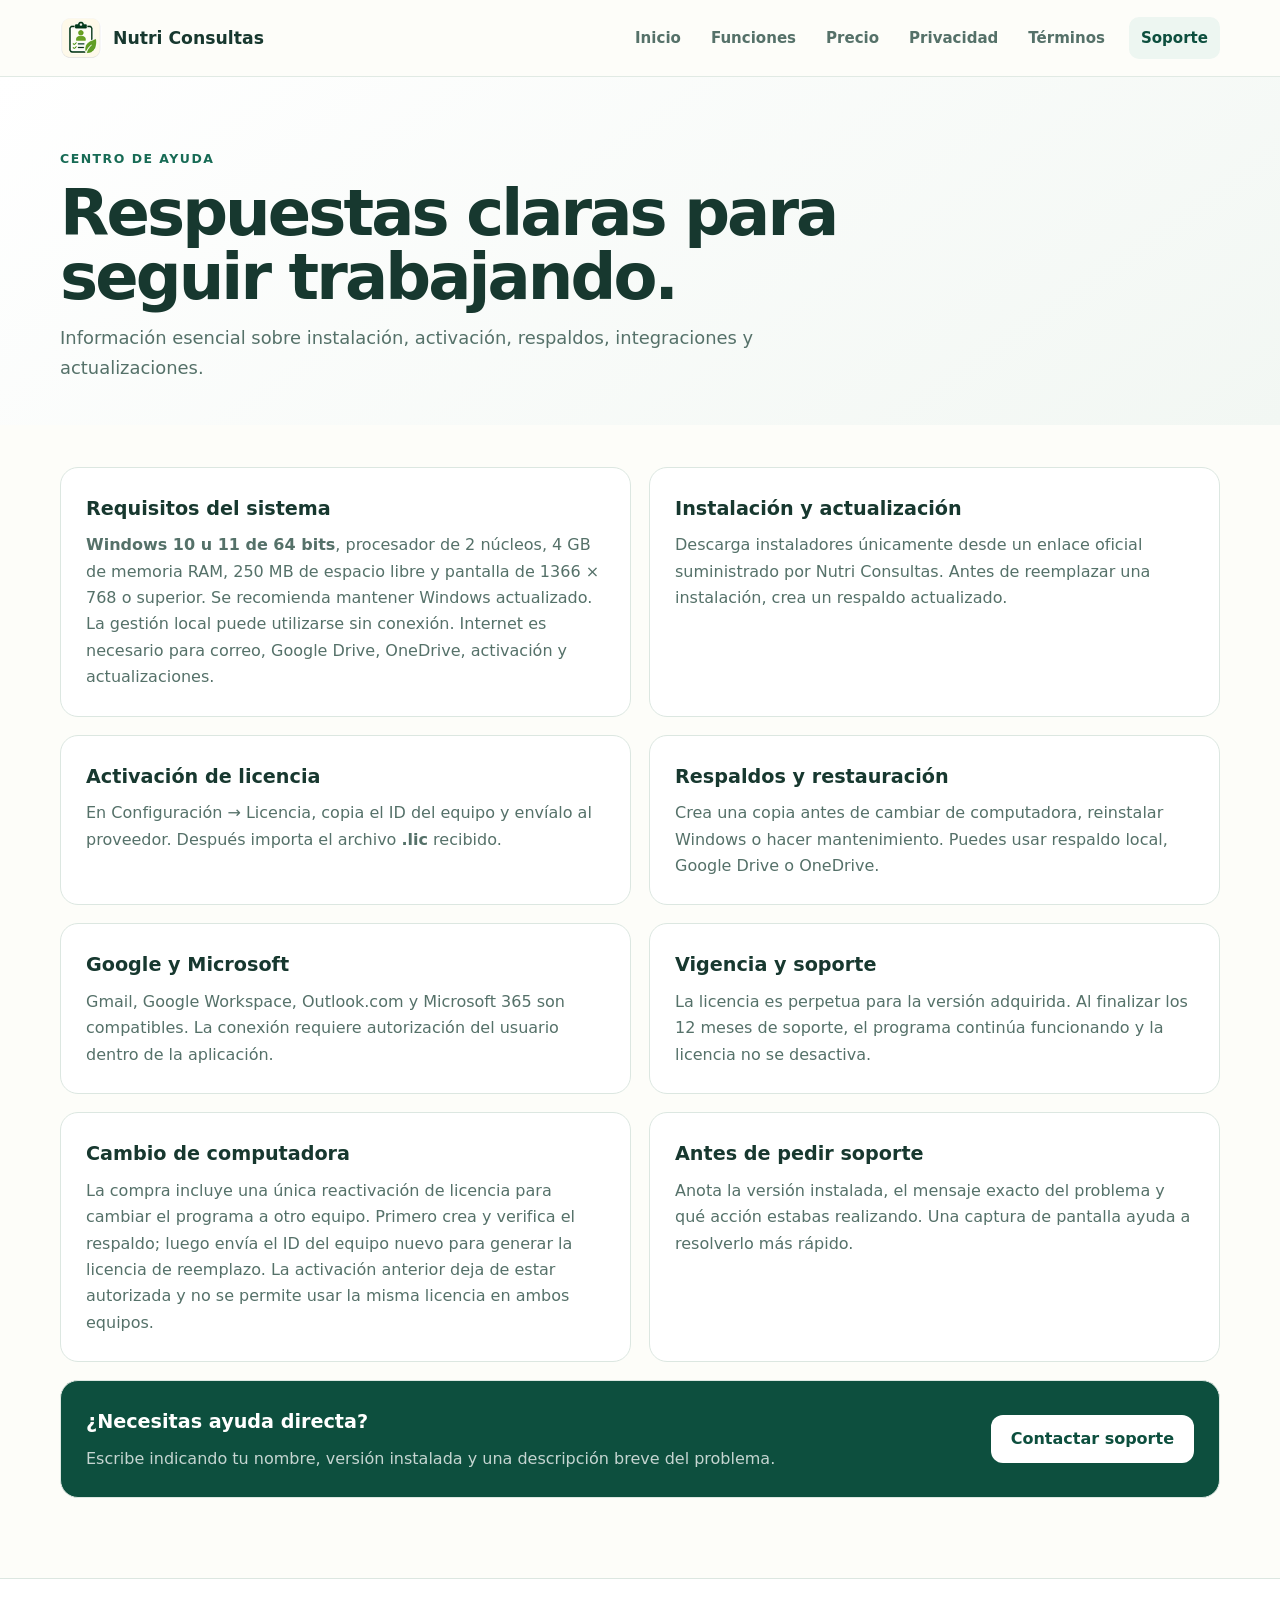
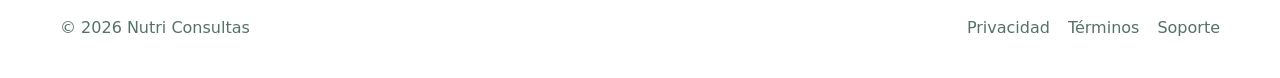
<file: soporte.html>
<!doctype html><html lang="es"><head><meta charset="utf-8"><meta name="viewport" content="width=device-width, initial-scale=1"><meta name="description" content="Ayuda para instalar, activar, respaldar y actualizar Nutri Consultas."><title>Soporte — Nutri Consultas</title><link rel="icon" href="assets/nutri_consultas.ico"><link rel="stylesheet" href="assets/styles.css"></head><body>
<header class="site-header"><div class="container nav"><a class="brand" href="index.html"><img src="assets/nutri_consultas_64x64.png" alt=""><span>Nutri Consultas</span></a><nav class="nav-links" aria-label="Navegación principal"><a href="index.html">Inicio</a><a href="index.html#funciones">Funciones</a><a href="index.html#precio">Precio</a><a href="privacidad.html">Privacidad</a><a href="terminos.html">Términos</a><a class="nav-cta" href="soporte.html" aria-current="page">Soporte</a></nav></div></header>
<main><section class="page-hero"><div class="container"><span class="eyebrow">Centro de ayuda</span><h1>Respuestas claras para seguir trabajando.</h1><p>Información esencial sobre instalación, activación, respaldos, integraciones y actualizaciones.</p></div></section><section class="page-content"><div class="container support-grid">
<article class="support-card" id="requisitos"><h2>Requisitos del sistema</h2><p><strong>Windows 10 u 11 de 64 bits</strong>, procesador de 2 núcleos, 4 GB de memoria RAM, 250 MB de espacio libre y pantalla de 1366 × 768 o superior. Se recomienda mantener Windows actualizado.</p><p>La gestión local puede utilizarse sin conexión. Internet es necesario para correo, Google Drive, OneDrive, activación y actualizaciones.</p></article>
<article class="support-card"><h2>Instalación y actualización</h2><p>Descarga instaladores únicamente desde un enlace oficial suministrado por Nutri Consultas. Antes de reemplazar una instalación, crea un respaldo actualizado.</p></article>
<article class="support-card"><h2>Activación de licencia</h2><p>En Configuración → Licencia, copia el ID del equipo y envíalo al proveedor. Después importa el archivo <strong>.lic</strong> recibido.</p></article>
<article class="support-card"><h2>Respaldos y restauración</h2><p>Crea una copia antes de cambiar de computadora, reinstalar Windows o hacer mantenimiento. Puedes usar respaldo local, Google Drive o OneDrive.</p></article>
<article class="support-card"><h2>Google y Microsoft</h2><p>Gmail, Google Workspace, Outlook.com y Microsoft 365 son compatibles. La conexión requiere autorización del usuario dentro de la aplicación.</p></article>
<article class="support-card"><h2>Vigencia y soporte</h2><p>La licencia es perpetua para la versión adquirida. Al finalizar los 12 meses de soporte, el programa continúa funcionando y la licencia no se desactiva.</p></article>
<article class="support-card"><h2>Cambio de computadora</h2><p>La compra incluye una única reactivación de licencia para cambiar el programa a otro equipo. Primero crea y verifica el respaldo; luego envía el ID del equipo nuevo para generar la licencia de reemplazo. La activación anterior deja de estar autorizada y no se permite usar la misma licencia en ambos equipos.</p></article>
<article class="support-card"><h2>Antes de pedir soporte</h2><p>Anota la versión instalada, el mensaje exacto del problema y qué acción estabas realizando. Una captura de pantalla ayuda a resolverlo más rápido.</p></article>
<article class="support-card support-contact"><div><h2>¿Necesitas ayuda directa?</h2><p>Escribe indicando tu nombre, versión instalada y una descripción breve del problema.</p></div><a class="btn" href="mailto:luva104.dev@outlook.com?subject=Soporte%20Nutri%20Consultas">Contactar soporte</a></article>
</div></section></main>
<footer class="site-footer"><div class="container footer"><span>© 2026 Nutri Consultas</span><div class="footer-links"><a href="privacidad.html">Privacidad</a><a href="terminos.html">Términos</a><a href="soporte.html">Soporte</a></div></div></footer><script src="assets/interactions.js" defer></script><!-- Cloudflare Web Analytics --><script type="module" src="https://static.cloudflareinsights.com/beacon.min.js" data-cf-beacon='{"token":"a96ef02358274ae38fc59fee1e3bb360"}'></script><!-- End Cloudflare Web Analytics -->
</body></html>
</file>
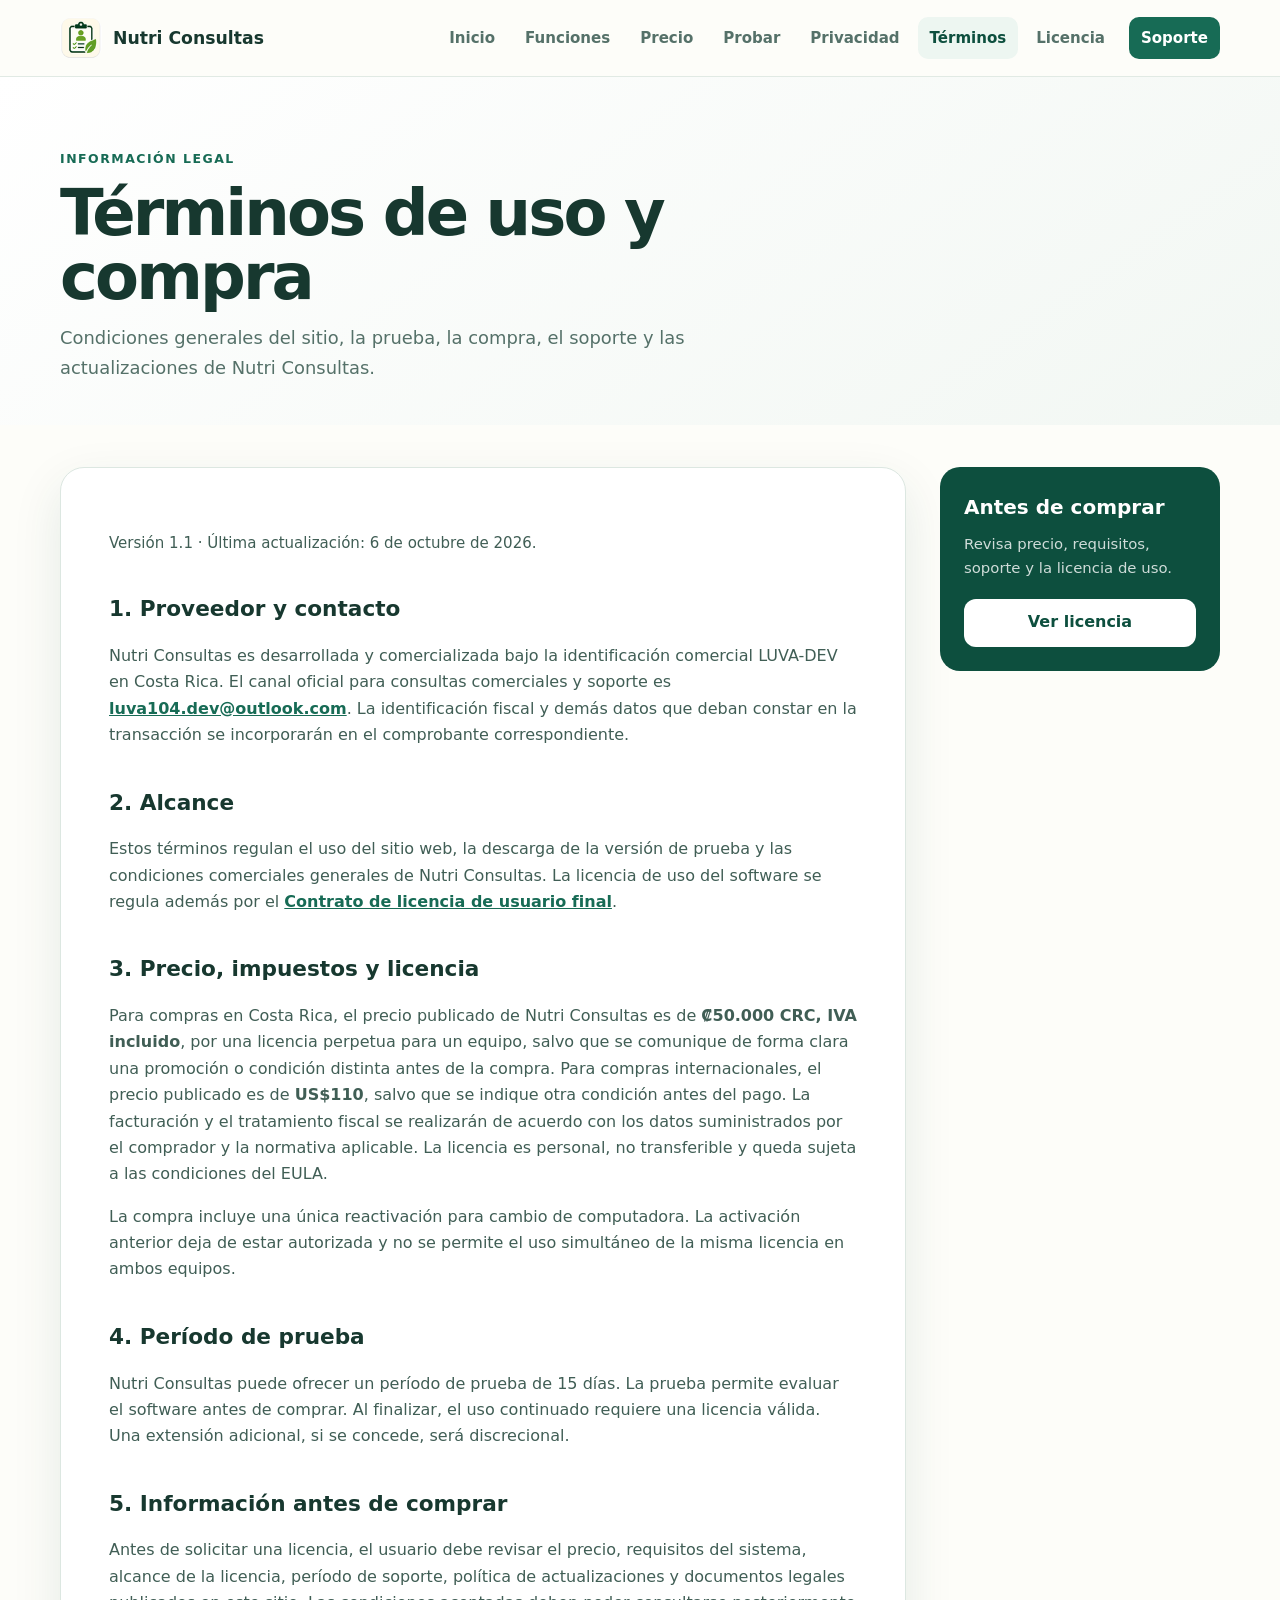
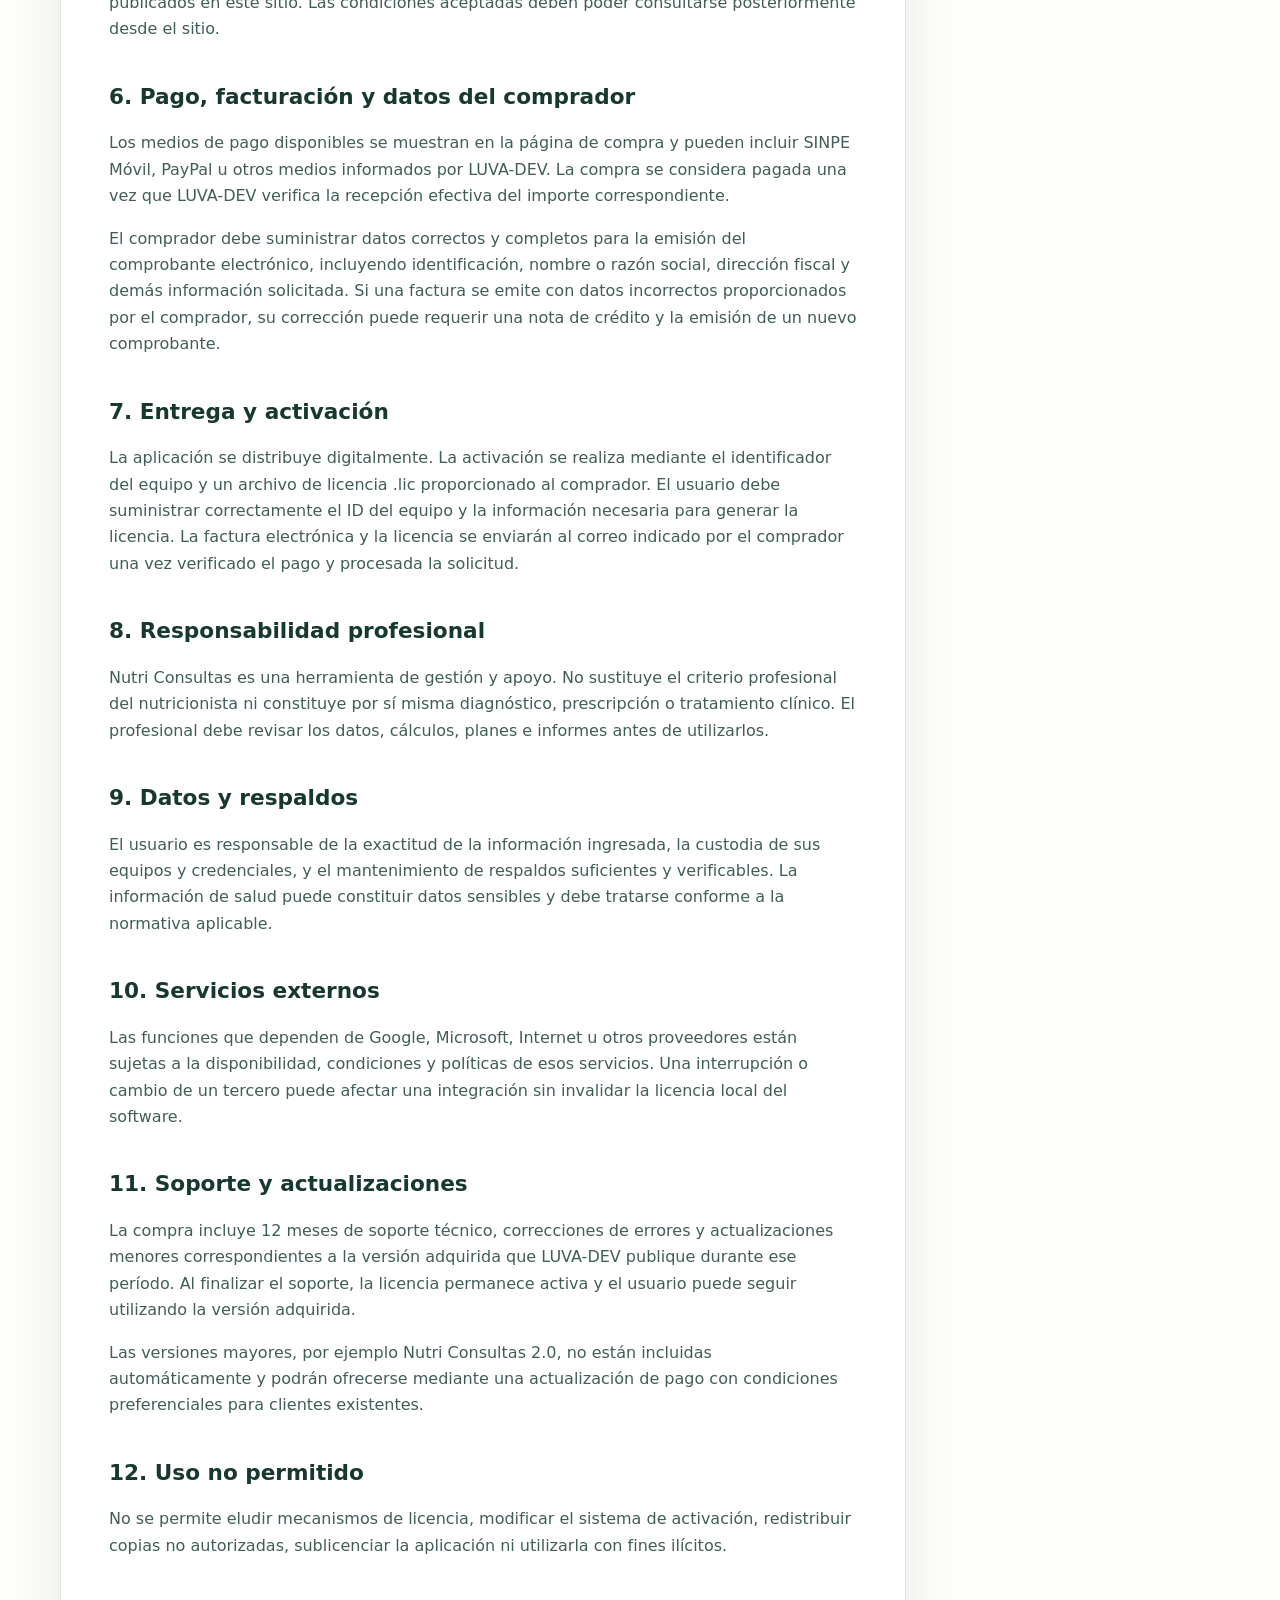
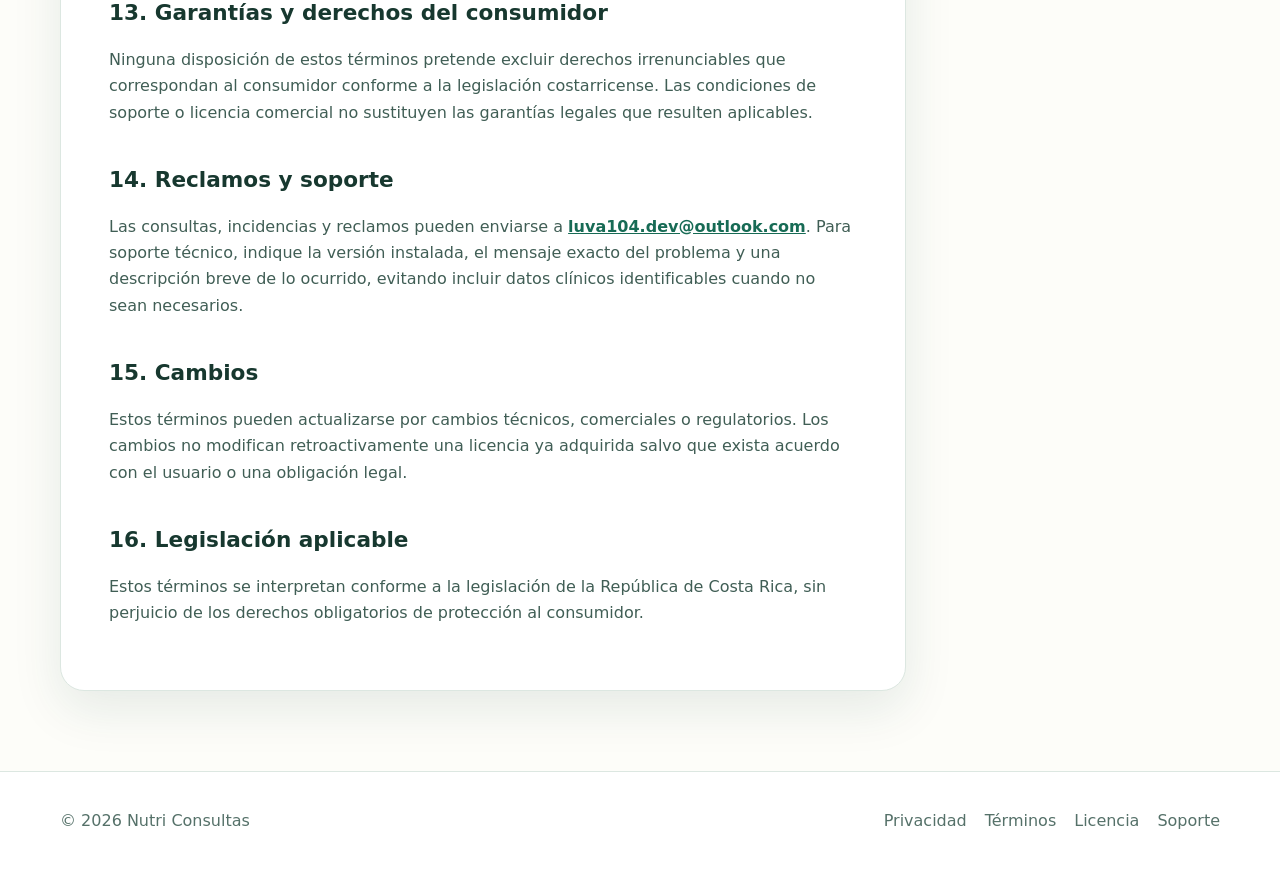
<file: terminos.html>
<!doctype html><html lang="es"><head><meta charset="utf-8"><meta name="viewport" content="width=device-width, initial-scale=1"><meta name="description" content="Términos de uso de Nutri Consultas."><title>Términos de uso — Nutri Consultas</title><link rel="icon" href="assets/nutri_consultas.ico"><link rel="stylesheet" href="assets/styles.css"></head><body>
<header class="site-header"><div class="container nav"><a class="brand" href="index.html"><img src="assets/nutri_consultas_64x64.png" alt=""><span>Nutri Consultas</span></a><nav class="nav-links" aria-label="Navegación principal"><a href="index.html">Inicio</a><a href="index.html#funciones">Funciones</a><a href="index.html#precio">Precio</a><a href="index.html#prueba">Probar</a><a href="privacidad.html">Privacidad</a><a href="terminos.html" aria-current="page">Términos</a><a href="licencia.html">Licencia</a><a class="nav-cta" href="soporte.html">Soporte</a></nav></div></header>
<main><section class="page-hero"><div class="container"><span class="eyebrow">Información legal</span><h1>Términos de uso y compra</h1><p>Condiciones generales del sitio, la prueba, la compra, el soporte y las actualizaciones de Nutri Consultas.</p></div></section><section class="page-content"><div class="container content-layout"><article class="article"><p class="small">Versión 1.1 · Última actualización: 6 de octubre de 2026.</p><h2>1. Proveedor y contacto</h2><p>Nutri Consultas es desarrollada y comercializada bajo la identificación comercial LUVA-DEV en Costa Rica. El canal oficial para consultas comerciales y soporte es <a href="mailto:luva104.dev@outlook.com">luva104.dev@outlook.com</a>. La identificación fiscal y demás datos que deban constar en la transacción se incorporarán en el comprobante correspondiente.</p><h2>2. Alcance</h2><p>Estos términos regulan el uso del sitio web, la descarga de la versión de prueba y las condiciones comerciales generales de Nutri Consultas. La licencia de uso del software se regula además por el <a href="licencia.html">Contrato de licencia de usuario final</a>.</p><h2>3. Precio, impuestos y licencia</h2><p>Para compras en Costa Rica, el precio publicado de Nutri Consultas es de <strong>₡50.000 CRC, IVA incluido</strong>, por una licencia perpetua para un equipo, salvo que se comunique de forma clara una promoción o condición distinta antes de la compra. Para compras internacionales, el precio publicado es de <strong>US$110</strong>, salvo que se indique otra condición antes del pago. La facturación y el tratamiento fiscal se realizarán de acuerdo con los datos suministrados por el comprador y la normativa aplicable. La licencia es personal, no transferible y queda sujeta a las condiciones del EULA.</p><p>La compra incluye una única reactivación para cambio de computadora. La activación anterior deja de estar autorizada y no se permite el uso simultáneo de la misma licencia en ambos equipos.</p><h2>4. Período de prueba</h2><p>Nutri Consultas puede ofrecer un período de prueba de 15 días. La prueba permite evaluar el software antes de comprar. Al finalizar, el uso continuado requiere una licencia válida. Una extensión adicional, si se concede, será discrecional.</p><h2>5. Información antes de comprar</h2><p>Antes de solicitar una licencia, el usuario debe revisar el precio, requisitos del sistema, alcance de la licencia, período de soporte, política de actualizaciones y documentos legales publicados en este sitio. Las condiciones aceptadas deben poder consultarse posteriormente desde el sitio.</p><h2>6. Pago, facturación y datos del comprador</h2><p>Los medios de pago disponibles se muestran en la página de compra y pueden incluir SINPE Móvil, PayPal u otros medios informados por LUVA-DEV. La compra se considera pagada una vez que LUVA-DEV verifica la recepción efectiva del importe correspondiente.</p><p>El comprador debe suministrar datos correctos y completos para la emisión del comprobante electrónico, incluyendo identificación, nombre o razón social, dirección fiscal y demás información solicitada. Si una factura se emite con datos incorrectos proporcionados por el comprador, su corrección puede requerir una nota de crédito y la emisión de un nuevo comprobante.</p><h2>7. Entrega y activación</h2><p>La aplicación se distribuye digitalmente. La activación se realiza mediante el identificador del equipo y un archivo de licencia .lic proporcionado al comprador. El usuario debe suministrar correctamente el ID del equipo y la información necesaria para generar la licencia. La factura electrónica y la licencia se enviarán al correo indicado por el comprador una vez verificado el pago y procesada la solicitud.</p><h2>8. Responsabilidad profesional</h2><p>Nutri Consultas es una herramienta de gestión y apoyo. No sustituye el criterio profesional del nutricionista ni constituye por sí misma diagnóstico, prescripción o tratamiento clínico. El profesional debe revisar los datos, cálculos, planes e informes antes de utilizarlos.</p><h2>9. Datos y respaldos</h2><p>El usuario es responsable de la exactitud de la información ingresada, la custodia de sus equipos y credenciales, y el mantenimiento de respaldos suficientes y verificables. La información de salud puede constituir datos sensibles y debe tratarse conforme a la normativa aplicable.</p><h2>10. Servicios externos</h2><p>Las funciones que dependen de Google, Microsoft, Internet u otros proveedores están sujetas a la disponibilidad, condiciones y políticas de esos servicios. Una interrupción o cambio de un tercero puede afectar una integración sin invalidar la licencia local del software.</p><h2 id="actualizaciones">11. Soporte y actualizaciones</h2><p>La compra incluye 12 meses de soporte técnico, correcciones de errores y actualizaciones menores correspondientes a la versión adquirida que LUVA-DEV publique durante ese período. Al finalizar el soporte, la licencia permanece activa y el usuario puede seguir utilizando la versión adquirida.</p><p>Las versiones mayores, por ejemplo Nutri Consultas 2.0, no están incluidas automáticamente y podrán ofrecerse mediante una actualización de pago con condiciones preferenciales para clientes existentes.</p><h2>12. Uso no permitido</h2><p>No se permite eludir mecanismos de licencia, modificar el sistema de activación, redistribuir copias no autorizadas, sublicenciar la aplicación ni utilizarla con fines ilícitos.</p><h2>13. Garantías y derechos del consumidor</h2><p>Ninguna disposición de estos términos pretende excluir derechos irrenunciables que correspondan al consumidor conforme a la legislación costarricense. Las condiciones de soporte o licencia comercial no sustituyen las garantías legales que resulten aplicables.</p><h2>14. Reclamos y soporte</h2><p>Las consultas, incidencias y reclamos pueden enviarse a <a href="mailto:luva104.dev@outlook.com">luva104.dev@outlook.com</a>. Para soporte técnico, indique la versión instalada, el mensaje exacto del problema y una descripción breve de lo ocurrido, evitando incluir datos clínicos identificables cuando no sean necesarios.</p><h2>15. Cambios</h2><p>Estos términos pueden actualizarse por cambios técnicos, comerciales o regulatorios. Los cambios no modifican retroactivamente una licencia ya adquirida salvo que exista acuerdo con el usuario o una obligación legal.</p><h2>16. Legislación aplicable</h2><p>Estos términos se interpretan conforme a la legislación de la República de Costa Rica, sin perjuicio de los derechos obligatorios de protección al consumidor.</p></article><aside class="side-card"><h2>Antes de comprar</h2><p>Revisa precio, requisitos, soporte y la licencia de uso.</p><a class="btn" href="licencia.html">Ver licencia</a></aside></div></section></main>
<footer class="site-footer"><div class="container footer"><span>© 2026 Nutri Consultas</span><div class="footer-links"><a href="privacidad.html">Privacidad</a><a href="terminos.html">Términos</a><a href="licencia.html">Licencia</a><a href="soporte.html">Soporte</a></div></div></footer><script src="assets/interactions.js" defer></script><!-- Cloudflare Web Analytics --><script type="module" src="https://static.cloudflareinsights.com/beacon.min.js" data-cf-beacon='{"token":"a96ef02358274ae38fc59fee1e3bb360"}'></script><!-- End Cloudflare Web Analytics -->
</body></html>
</file>
<file: assets/styles.css>
:root {
  --ink: #17382f;
  --ink-soft: #557169;
  --brand: #176b55;
  --brand-dark: #0d4f3e;
  --accent: #b9dc72;
  --cream: #f7f4e9;
  --surface: #ffffff;
  --line: #dce7e1;
  --shadow: 0 18px 50px rgba(18, 70, 55, .10);
  --radius: 24px;
}

* { box-sizing: border-box; }
html { scroll-behavior: smooth; }
body {
  margin: 0;
  font-family: Inter, "Segoe UI", system-ui, -apple-system, sans-serif;
  color: var(--ink);
  background: #fdfdf9;
  line-height: 1.65;
}
a { color: inherit; }
img { display: block; max-width: 100%; }
.container { width: min(1160px, calc(100% - 40px)); margin: 0 auto; }
.eyebrow { color: var(--brand); font-size: .78rem; font-weight: 800; letter-spacing: .12em; text-transform: uppercase; }
.muted { color: var(--ink-soft); }
.small { color: var(--ink-soft); font-size: .94rem; }

.site-header {
  position: sticky;
  top: 0;
  z-index: 20;
  border-bottom: 1px solid rgba(220, 231, 225, .85);
  background: rgba(253, 253, 249, .92);
  backdrop-filter: blur(16px);
}
.nav { min-height: 76px; display: flex; align-items: center; justify-content: space-between; gap: 24px; }
.brand { display: inline-flex; align-items: center; gap: 11px; text-decoration: none; font-size: 1.08rem; font-weight: 850; white-space: nowrap; }
.brand img { width: 42px; height: 42px; border-radius: 13px; }
.nav-links { display: flex; align-items: center; gap: 6px; }
.nav-links a { padding: 9px 12px; border-radius: 10px; color: var(--ink-soft); font-size: .94rem; font-weight: 650; text-decoration: none; }
.nav-links a:hover, .nav-links a[aria-current="page"] { color: var(--brand-dark); background: #edf6f1; }
.nav-links .nav-cta { margin-left: 6px; color: #fff; background: var(--brand); }
.nav-links .nav-cta:hover { color: #fff; background: var(--brand-dark); }

.hero { position: relative; overflow: hidden; padding: 90px 0 78px; background: radial-gradient(circle at 86% 18%, rgba(185, 220, 114, .31), transparent 27%), linear-gradient(145deg, #fff 0%, #f4f8f2 58%, #f8f5e9 100%); }
.hero::after { content: ""; position: absolute; right: -130px; bottom: -220px; width: 470px; height: 470px; border: 1px solid rgba(23, 107, 85, .16); border-radius: 50%; box-shadow: 0 0 0 54px rgba(23,107,85,.035), 0 0 0 108px rgba(23,107,85,.025); }
.hero-grid { position: relative; z-index: 1; display: grid; grid-template-columns: 1.18fr .82fr; align-items: center; gap: 72px; }
.hero h1 { max-width: 760px; margin: 15px 0 22px; font-size: clamp(3rem, 6vw, 5.45rem); line-height: .98; letter-spacing: -.055em; }
.hero .lead { max-width: 700px; margin: 0; color: var(--ink-soft); font-size: clamp(1.08rem, 2vw, 1.3rem); }
.actions { display: flex; align-items: center; gap: 12px; flex-wrap: wrap; margin-top: 30px; }
.btn { display: inline-flex; align-items: center; justify-content: center; min-height: 48px; padding: 0 19px; border: 1px solid transparent; border-radius: 12px; background: var(--brand); color: #fff; font-weight: 780; text-decoration: none; box-shadow: 0 8px 24px rgba(23, 107, 85, .18); }
.btn:hover { background: var(--brand-dark); }
.btn.secondary { border-color: var(--line); color: var(--ink); background: rgba(255,255,255,.72); box-shadow: none; }
.product-card { position: relative; padding: 34px; border: 1px solid rgba(255,255,255,.9); border-radius: 30px; background: rgba(255,255,255,.78); box-shadow: var(--shadow); backdrop-filter: blur(12px); }
.product-card::before { content: ""; position: absolute; inset: 14px; border: 1px solid rgba(23,107,85,.08); border-radius: 21px; pointer-events: none; }
.product-card img { position: relative; width: min(72%, 250px); margin: 0 auto 25px; border-radius: 28px; filter: drop-shadow(0 18px 25px rgba(13,79,62,.16)); }
.product-card h2 { position: relative; margin: 0; font-size: 1.45rem; }
.product-card p { position: relative; margin-bottom: 0; }
.status { position: relative; display: inline-flex; align-items: center; gap: 8px; margin-bottom: 20px; padding: 7px 10px; border-radius: 999px; color: var(--brand-dark); background: #eaf5ee; font-size: .82rem; font-weight: 760; }
.status::before { content: ""; width: 8px; height: 8px; border-radius: 50%; background: #42a765; box-shadow: 0 0 0 4px rgba(66,167,101,.13); }

.section { padding: 78px 0; }
.section-tinted { border-block: 1px solid var(--line); background: var(--cream); }
.section-heading { display: grid; grid-template-columns: .7fr 1.3fr; gap: 36px; align-items: end; margin-bottom: 34px; }
.section-heading h2 { margin: 6px 0 0; font-size: clamp(2rem, 4vw, 3.35rem); line-height: 1.08; letter-spacing: -.035em; }
.section-heading p { max-width: 650px; margin: 0; justify-self: end; color: var(--ink-soft); font-size: 1.08rem; }
.feature-grid { display: grid; grid-template-columns: repeat(3, 1fr); gap: 18px; }
.feature { min-height: 205px; padding: 25px; border: 1px solid var(--line); border-radius: 20px; background: var(--surface); box-shadow: 0 8px 28px rgba(18,70,55,.045); }
.feature-number { display: grid; width: 38px; height: 38px; place-items: center; margin-bottom: 28px; border-radius: 11px; color: var(--brand-dark); background: #edf6f1; font-size: .78rem; font-weight: 850; }
.feature h3 { margin: 0 0 7px; font-size: 1.08rem; }
.feature p { margin: 0; color: var(--ink-soft); font-size: .94rem; }
.workflow { display: grid; grid-template-columns: repeat(4, 1fr); gap: 0; padding: 12px; border: 1px solid var(--line); border-radius: var(--radius); background: #fff; box-shadow: var(--shadow); }
.workflow-step { position: relative; padding: 26px 24px; }
.workflow-step:not(:last-child)::after { content: "→"; position: absolute; right: -5px; top: 34px; color: #8ba49b; font-weight: 800; }
.workflow-step strong { display: block; margin-bottom: 5px; }
.workflow-step span { color: var(--ink-soft); font-size: .9rem; }
.trust-grid { display: grid; grid-template-columns: 1fr 1fr; gap: 20px; }
.trust-card { padding: 30px; border-radius: var(--radius); }
.trust-card.primary { color: #fff; background: var(--brand-dark); }
.trust-card.light { border: 1px solid var(--line); background: #fff; }
.trust-card h3 { margin: 0 0 10px; font-size: 1.45rem; }
.trust-card p { margin: 0; color: inherit; opacity: .82; }
.cta-panel { display: flex; justify-content: space-between; align-items: center; gap: 28px; padding: 36px 40px; border-radius: 26px; color: #fff; background: linear-gradient(130deg, var(--brand-dark), var(--brand)); box-shadow: var(--shadow); }
.cta-panel h2 { margin: 0 0 6px; font-size: clamp(1.7rem, 3vw, 2.5rem); }
.cta-panel p { margin: 0; opacity: .8; }
.cta-panel .btn { color: var(--brand-dark); background: #fff; box-shadow: none; white-space: nowrap; }

.page-hero { padding: 68px 0 42px; background: linear-gradient(145deg, #fff, #f2f7f3); }
.page-hero h1 { max-width: 820px; margin: 10px 0 14px; font-size: clamp(2.6rem, 5vw, 4.5rem); line-height: 1; letter-spacing: -.045em; }
.page-hero p { max-width: 720px; margin: 0; color: var(--ink-soft); font-size: 1.12rem; }
.page-content { padding: 42px 0 80px; }
.content-layout { display: grid; grid-template-columns: minmax(0, 1fr) 280px; gap: 34px; align-items: start; }
.article { padding: clamp(26px, 5vw, 48px); border: 1px solid var(--line); border-radius: var(--radius); background: #fff; box-shadow: var(--shadow); }
.article h2 { margin: 36px 0 8px; font-size: 1.35rem; }
.article h2:first-child { margin-top: 0; }
.article p, .article li { color: #405e55; }
.article a { color: var(--brand); font-weight: 700; }
.notice { margin-top: 28px; padding: 18px 20px; border-left: 4px solid var(--accent); border-radius: 10px; background: #f5faed; color: #35564b; }
.side-card { position: sticky; top: 104px; padding: 24px; border-radius: 20px; color: #fff; background: var(--brand-dark); }
.side-card h2 { margin: 0 0 8px; font-size: 1.25rem; }
.side-card p { margin: 0 0 18px; opacity: .8; font-size: .93rem; }
.side-card .btn { width: 100%; color: var(--brand-dark); background: #fff; box-shadow: none; }
.support-grid { display: grid; grid-template-columns: repeat(2, 1fr); gap: 18px; }
.support-card { padding: 25px; border: 1px solid var(--line); border-radius: 18px; background: #fff; }
.support-card h2 { margin: 0 0 8px; font-size: 1.2rem; }
.support-card p { margin: 0; color: var(--ink-soft); }
.support-contact { grid-column: 1 / -1; display: flex; align-items: center; justify-content: space-between; gap: 25px; color: #fff; background: var(--brand-dark); }
.support-contact p { color: rgba(255,255,255,.76); }
.support-contact .btn { color: var(--brand-dark); background: #fff; box-shadow: none; white-space: nowrap; }

.site-footer { padding: 36px 0; border-top: 1px solid var(--line); background: #fff; color: var(--ink-soft); }
.footer { display: flex; justify-content: space-between; align-items: center; gap: 20px; flex-wrap: wrap; }
.footer-links { display: flex; gap: 18px; flex-wrap: wrap; }
.footer a { color: var(--ink-soft); text-decoration: none; }
.footer a:hover { color: var(--brand); }

@media (max-width: 900px) {
  .hero-grid, .section-heading, .content-layout { grid-template-columns: 1fr; }
  .hero { padding-top: 64px; }
  .hero-grid { gap: 42px; }
  .product-card { max-width: 520px; }
  .section-heading p { justify-self: start; }
  .feature-grid { grid-template-columns: repeat(2, 1fr); }
  .workflow { grid-template-columns: repeat(2, 1fr); }
  .workflow-step:nth-child(2)::after { display: none; }
  .side-card { position: static; }
}

@media (max-width: 680px) {
  .container { width: min(100% - 28px, 1160px); }
  .site-header { position: static; }
  .nav { min-height: auto; padding: 12px 0 10px; align-items: flex-start; flex-direction: column; }
  .nav-links { width: 100%; padding-bottom: 2px; overflow-x: auto; scrollbar-width: none; }
  .nav-links::-webkit-scrollbar { display: none; }
  .nav-links a { flex: 0 0 auto; padding: 8px 10px; }
  .nav-links .nav-cta { margin-left: 0; }
  .hero { padding: 52px 0 58px; }
  .hero h1 { font-size: clamp(2.8rem, 15vw, 4.2rem); }
  .product-card { padding: 28px; }
  .section { padding: 58px 0; }
  .feature-grid, .workflow, .trust-grid, .support-grid { grid-template-columns: 1fr; }
  .workflow-step:not(:last-child)::after { display: none; }
  .feature { min-height: auto; }
  .support-contact { grid-column: auto; align-items: flex-start; flex-direction: column; }
  .cta-panel { align-items: flex-start; flex-direction: column; padding: 30px 26px; }
  .page-hero { padding-top: 48px; }
}

@media (prefers-reduced-motion: reduce) { html { scroll-behavior: auto; } }


/* Modern motion and interaction layer */
::selection { color: #fff; background: var(--brand); }
.site-header { transition: box-shadow .3s ease, background-color .3s ease, border-color .3s ease; }
.site-header.is-scrolled {
  border-color: rgba(23, 107, 85, .12);
  background: rgba(253, 253, 249, .96);
  box-shadow: 0 10px 35px rgba(18, 70, 55, .08);
}
.brand img { transition: transform .35s cubic-bezier(.2,.8,.2,1), filter .35s ease; }
.brand:hover img { transform: rotate(-4deg) scale(1.06); filter: drop-shadow(0 7px 12px rgba(23,107,85,.2)); }
.nav-links a { position: relative; transition: color .22s ease, background-color .22s ease, transform .22s ease; }
.nav-links a:hover { transform: translateY(-1px); }
.btn {
  position: relative;
  overflow: hidden;
  isolation: isolate;
  transition: transform .25s cubic-bezier(.2,.8,.2,1), box-shadow .25s ease, background-color .25s ease;
}
.btn::after {
  content: "";
  position: absolute;
  z-index: -1;
  inset: 0;
  background: linear-gradient(110deg, transparent 25%, rgba(255,255,255,.26) 48%, transparent 72%);
  transform: translateX(-130%);
  transition: transform .65s ease;
}
.btn:hover { transform: translateY(-2px); box-shadow: 0 13px 28px rgba(23,107,85,.22); }
.btn:hover::after { transform: translateX(130%); }
.btn:active { transform: translateY(0) scale(.98); }
.btn:focus-visible, .nav-links a:focus-visible, .brand:focus-visible, .footer a:focus-visible {
  outline: 3px solid rgba(185,220,114,.8);
  outline-offset: 3px;
}
.hero::before {
  content: "";
  position: absolute;
  width: 420px;
  height: 420px;
  left: -190px;
  top: -210px;
  border-radius: 50%;
  background: radial-gradient(circle, rgba(23,107,85,.11), transparent 68%);
  animation: ambient-drift 12s ease-in-out infinite alternate;
}
.hero::after { animation: ambient-drift 15s ease-in-out -4s infinite alternate-reverse; }
.product-card { transition: transform .45s cubic-bezier(.2,.8,.2,1), box-shadow .45s ease, border-color .45s ease; }
.product-card:hover { transform: translateY(-7px) rotate(.25deg); box-shadow: 0 28px 65px rgba(18,70,55,.16); border-color: rgba(185,220,114,.75); }
.product-card img { animation: gentle-float 5.5s ease-in-out infinite; }
.status::before { animation: status-pulse 2.4s ease-out infinite; }
.feature, .support-card, .trust-card, .article, .side-card, .workflow {
  transition: transform .3s cubic-bezier(.2,.8,.2,1), box-shadow .3s ease, border-color .3s ease;
}
.feature:hover, .support-card:not(.support-contact):hover {
  transform: translateY(-5px);
  border-color: rgba(23,107,85,.28);
  box-shadow: 0 20px 42px rgba(18,70,55,.10);
}
.feature-number { transition: color .25s ease, background-color .25s ease, transform .3s cubic-bezier(.2,.8,.2,1); }
.feature:hover .feature-number { color: #fff; background: var(--brand); transform: rotate(-5deg) scale(1.08); }
.workflow-step { transition: background-color .25s ease, transform .25s ease; border-radius: 16px; }
.workflow-step:hover { z-index: 1; background: #f3f8f4; transform: translateY(-3px); }
.trust-card:hover { transform: translateY(-4px); box-shadow: 0 20px 44px rgba(18,70,55,.12); }
.cta-panel { position: relative; overflow: hidden; }
.cta-panel::before {
  content: "";
  position: absolute;
  width: 240px;
  height: 240px;
  right: 14%;
  top: -170px;
  border: 1px solid rgba(255,255,255,.18);
  border-radius: 50%;
  box-shadow: 0 0 0 42px rgba(255,255,255,.035), 0 0 0 84px rgba(255,255,255,.025);
}
.reveal {
  opacity: 0;
  transform: translateY(24px);
  transition: opacity .7s cubic-bezier(.2,.7,.2,1), transform .7s cubic-bezier(.2,.7,.2,1);
  transition-delay: var(--reveal-delay, 0ms);
}
.reveal.is-visible { opacity: 1; transform: none; }
@keyframes gentle-float { 0%,100% { transform: translateY(0); } 50% { transform: translateY(-8px); } }
@keyframes ambient-drift { from { transform: translate3d(0,0,0) scale(1); } to { transform: translate3d(34px,24px,0) scale(1.08); } }
@keyframes status-pulse { 0% { box-shadow: 0 0 0 0 rgba(66,167,101,.32); } 70%,100% { box-shadow: 0 0 0 9px rgba(66,167,101,0); } }
@media (max-width: 680px) {
  .site-header { position: sticky; }
  .product-card:hover, .feature:hover, .support-card:not(.support-contact):hover, .trust-card:hover { transform: none; }
}
@media (prefers-reduced-motion: reduce) {
  *, *::before, *::after { scroll-behavior: auto !important; animation-duration: .01ms !important; animation-iteration-count: 1 !important; transition-duration: .01ms !important; }
  .reveal { opacity: 1; transform: none; }
}


/* Commercial license and pricing */
.pricing-section {
  position: relative;
  overflow: hidden;
  background: linear-gradient(145deg, #f7fbf8 0%, #ffffff 54%, #f8f5e9 100%);
}
.pricing-section::before {
  content: "";
  position: absolute;
  width: 420px;
  height: 420px;
  right: -230px;
  top: 70px;
  border-radius: 50%;
  background: radial-gradient(circle, rgba(185,220,114,.2), transparent 68%);
  pointer-events: none;
}
.pricing-layout {
  position: relative;
  display: grid;
  grid-template-columns: minmax(0, 1.35fr) minmax(300px, .65fr);
  gap: 20px;
  align-items: stretch;
}
.price-card {
  padding: clamp(28px, 5vw, 48px);
  border: 1px solid rgba(23,107,85,.18);
  border-radius: 30px;
  background: #fff;
  box-shadow: 0 24px 70px rgba(18,70,55,.12);
}
.price-top {
  display: flex;
  justify-content: space-between;
  align-items: flex-start;
  gap: 24px;
  padding-bottom: 28px;
  border-bottom: 1px solid var(--line);
}
.price-label { color: var(--brand); font-weight: 850; }
.price {
  margin: 4px 0 2px;
  color: var(--brand-dark);
  font-size: clamp(3.3rem, 7vw, 5.6rem);
  font-weight: 900;
  line-height: .95;
  letter-spacing: -.06em;
}
.price span { margin-right: 4px; font-size: .48em; vertical-align: top; }
.price-top p { margin: 10px 0 0; color: var(--ink-soft); }
.price-badge {
  flex: 0 0 auto;
  padding: 8px 12px;
  border-radius: 999px;
  color: var(--brand-dark);
  background: #eaf5ee;
  font-size: .82rem;
  font-weight: 800;
}
.included-list {
  display: grid;
  grid-template-columns: repeat(2, 1fr);
  gap: 16px;
  margin: 28px 0;
  padding: 0;
  list-style: none;
}
.included-list li {
  position: relative;
  padding: 0 0 0 30px;
}
.included-list li::before {
  content: "✓";
  position: absolute;
  left: 0;
  top: 1px;
  display: grid;
  width: 20px;
  height: 20px;
  place-items: center;
  border-radius: 50%;
  color: #fff;
  background: var(--brand);
  font-size: .72rem;
  font-weight: 900;
}
.included-list strong, .included-list span { display: block; }
.included-list span { margin-top: 3px; color: var(--ink-soft); font-size: .9rem; }
.price-action { width: 100%; }
.version-card {
  padding: clamp(28px, 4vw, 38px);
  border-radius: 30px;
  color: #fff;
  background: linear-gradient(150deg, var(--brand-dark), #176b55);
  box-shadow: var(--shadow);
}
.version-card .eyebrow { color: var(--accent); }
.version-card h3 { margin: 12px 0 9px; font-size: 1.35rem; line-height: 1.2; }
.version-card p { margin: 0; color: rgba(255,255,255,.78); }
.version-card a { display: inline-block; margin-top: 24px; color: #fff; font-weight: 750; }
.version-divider { height: 1px; margin: 28px 0; background: rgba(255,255,255,.17); }
.price-card, .version-card {
  transition: transform .3s cubic-bezier(.2,.8,.2,1), box-shadow .3s ease;
}
.price-card:hover, .version-card:hover { transform: translateY(-5px); }
@media (max-width: 900px) {
  .pricing-layout { grid-template-columns: 1fr; }
}
@media (max-width: 680px) {
  .price-top { flex-direction: column; }
  .included-list { grid-template-columns: 1fr; }
  .price-card:hover, .version-card:hover { transform: none; }
}

/* Keep workflow cards legible when the browser/OS uses a dark color scheme. */
@media (prefers-color-scheme: dark) {
  .workflow {
    background: #14261f;
    border-color: #294239;
  }
  .workflow-step {
    color: #edf5f1;
  }
  .workflow-step span {
    color: #aebfb8;
  }
  .workflow-step:hover,
  .workflow-step:focus,
  .workflow-step:active {
    background: #1d332a;
  }
  .workflow-step:hover strong,
  .workflow-step:focus strong,
  .workflow-step:active strong {
    color: #ffffff;
  }
  .workflow-step:hover span,
  .workflow-step:focus span,
  .workflow-step:active span {
    color: #c4d2cc;
  }
}
</file>
<file: assets/dark-mode.css>
/* Automatic dark mode for Nutri Consultas.
   Activates only when the device/browser prefers a dark color scheme. */
@media (prefers-color-scheme: dark) {
  :root {
    color-scheme: dark;
    --ink: #e8f2ec;
    --ink-soft: #a9bbb2;
    --brand: #55b993;
    --brand-dark: #0e5a46;
    --accent: #b9dc72;
    --cream: #15231e;
    --surface: #17241f;
    --line: #2b4037;
    --shadow: 0 18px 50px rgba(0, 0, 0, .28);
  }

  html, body { background: #0f1714 !important; color: var(--ink); }
  body { color-scheme: dark; }

  .site-header,
  .site-header.is-scrolled {
    background: rgba(15, 23, 20, .94) !important;
    border-color: rgba(117, 161, 143, .20) !important;
  }

  .brand,
  .nav-links a,
  .footer a { color: #c7d8d0; }
  .nav-links a:hover,
  .nav-links a[aria-current="page"] {
    color: #eff8f3;
    background: #1b3028;
  }
  .nav-links .nav-cta,
  .nav-links .nav-cta:hover { color: #fff; }

  .hero {
    background:
      radial-gradient(circle at 86% 18%, rgba(107, 161, 91, .14), transparent 27%),
      linear-gradient(145deg, #111c18 0%, #14231d 58%, #19271f 100%) !important;
  }
  .hero::after { border-color: rgba(91, 177, 141, .15); }
  .hero .lead,
  .muted,
  .small,
  .section-heading p,
  .feature p,
  .workflow-step span,
  .page-hero p,
  .article p,
  .article li,
  .support-card p,
  .interface-note { color: var(--ink-soft) !important; }

  .product-card,
  .feature,
  .workflow,
  .trust-card.light,
  .article,
  .support-card,
  .price-card,
  .version-card,
  .interface-frame {
    background: #17241f !important;
    border-color: #2b4037 !important;
    box-shadow: var(--shadow);
  }

  .product-card::before,
  .interface-frame::before { border-color: rgba(127, 180, 155, .12); }

  .status,
  .feature-number,
  .price-badge {
    color: #bfe8d6 !important;
    background: #20362d !important;
  }

  .btn.secondary {
    color: #e6f0eb;
    background: #192721;
    border-color: #33483f;
  }

  .section,
  #funciones,
  .pricing-section,
  .page-content { background: #0f1714 !important; }
  .section-tinted,
  .interface-showcase {
    background: #13201b !important;
    border-color: #293d35 !important;
  }

  .page-hero {
    background: linear-gradient(145deg, #111c18, #182820) !important;
  }

  .trust-card.primary,
  .side-card,
  .support-contact,
  .version-card {
    color: #f2f8f5;
    background: #0d503f !important;
  }
  .version-card p,
  .side-card p,
  .support-contact p { color: rgba(242, 248, 245, .82) !important; }

  .notice {
    color: #d9e9df;
    background: #1b2c24;
    border-left-color: var(--accent);
  }

  .site-footer {
    color: var(--ink-soft);
    background: #101915 !important;
    border-color: #293d35;
  }

  .cta-panel {
    background: linear-gradient(130deg, #0b4537, #176b55);
  }

  .price-card,
  .article,
  .support-card { color: var(--ink); }
  .price-card p,
  .included-list span { color: var(--ink-soft) !important; }
  .version-divider { border-color: rgba(255,255,255,.15) !important; }

  a { text-underline-offset: 2px; }

  /* Keep the product screenshot unchanged: it represents the real app UI. */
  .interface-frame img { filter: none; }
}
</file>
